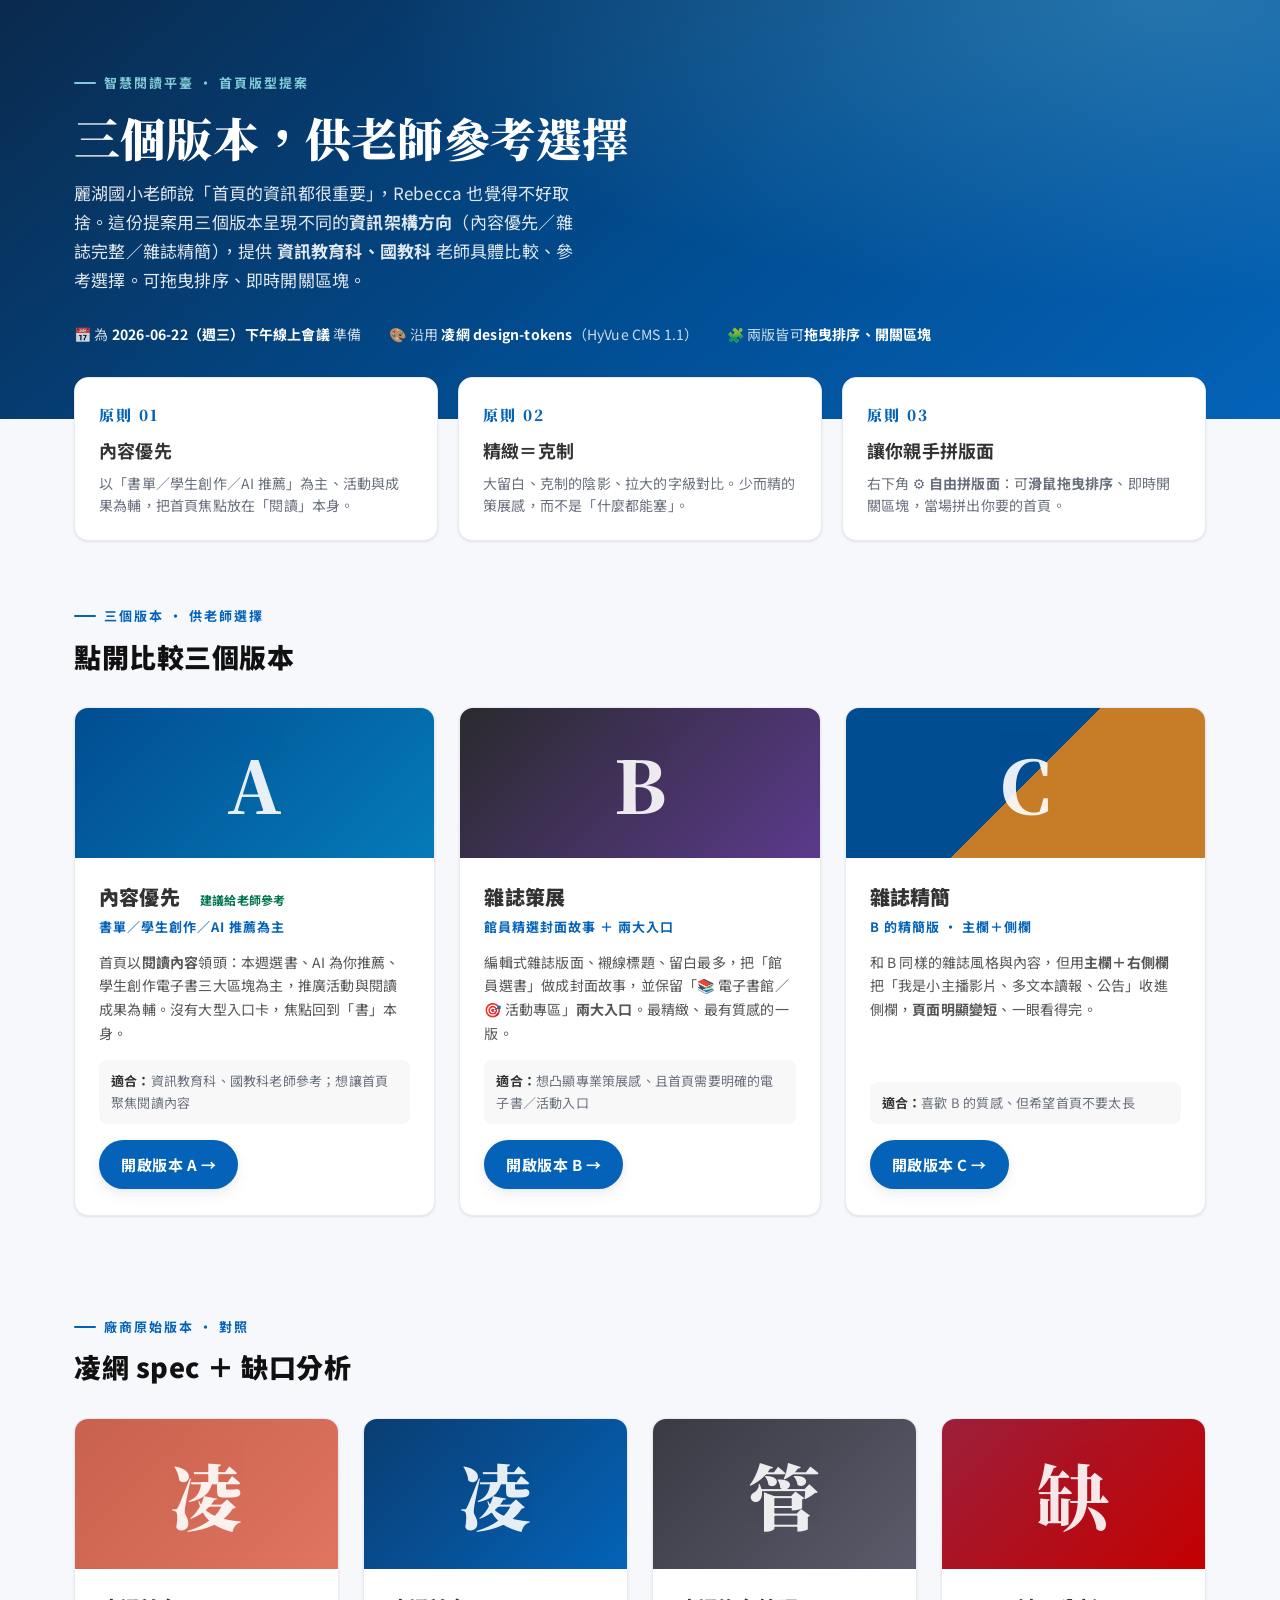
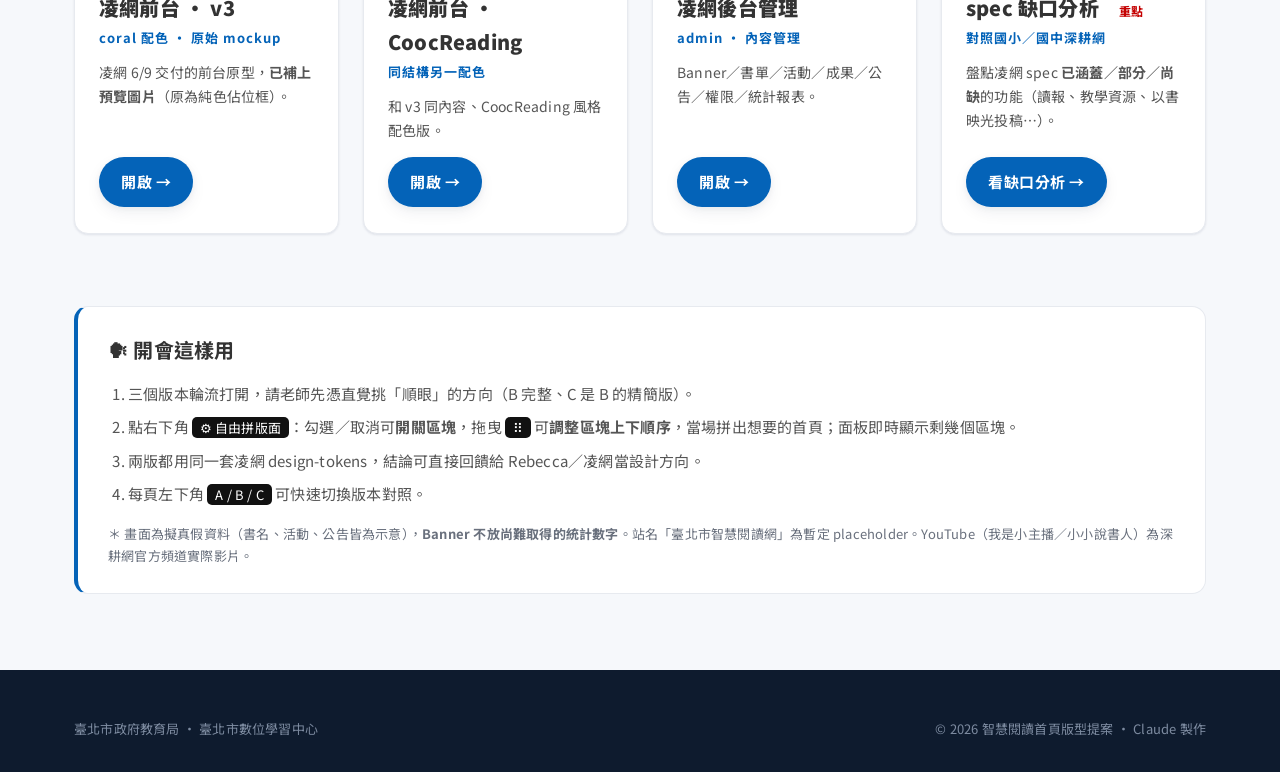
<file: index.html>
<!DOCTYPE html>
<html lang="zh-Hant">
<head>
<meta charset="UTF-8">
<meta name="viewport" content="width=device-width, initial-scale=1">
<title>智慧閱讀首頁 · 三版型提案｜2026-06-22 線上會議</title>
<link rel="preconnect" href="https://fonts.googleapis.com">
<link rel="preconnect" href="https://fonts.gstatic.com" crossorigin>
<link href="https://fonts.googleapis.com/css2?family=Noto+Sans+TC:wght@400;500;700;900&family=Noto+Serif+TC:wght@700;900&display=swap" rel="stylesheet">
<link rel="stylesheet" href="assets/base.css">
<style>
  body { background: #f6f8fb; }
  .cover-hero {
    background:
      radial-gradient(110% 130% at 90% 0%, rgba(128,203,215,.28), transparent 55%),
      linear-gradient(140deg, #0a2a4d, var(--color-primary-30) 55%, var(--color-primary-50));
    color: #fff; padding: 64px 0 72px;
  }
  .cover-hero .eyebrow { color: var(--color-secondary-80); }
  .cover-hero h1 { font-family: var(--font-serif); font-size: 46px; font-weight: 900; line-height: 1.2; margin: 16px 0 14px; }
  .cover-hero p { font-size: 17px; color: rgba(255,255,255,.88); max-width: 56ch; margin: 0; }
  .meta-row { display: flex; gap: 28px; margin-top: 28px; flex-wrap: wrap; font-size: 14px; color: rgba(255,255,255,.8); }
  .meta-row b { color: #fff; }

  .principle { display: grid; grid-template-columns: repeat(3,1fr); gap: 20px; margin-top: -42px; position: relative; z-index: 2; }
  .principle .card { padding: 24px; }
  .principle .num { font-family: var(--font-serif); font-weight: 900; color: var(--color-primary-50); font-size: 15px; letter-spacing: 2px; }
  .principle h3 { margin: 8px 0 6px; font-size: 18px; }
  .principle p { margin: 0; font-size: 14px; color: var(--color-neutral-30); line-height: 1.6; }

  .ver-cards { display: grid; grid-template-columns: repeat(3,1fr); gap: 24px; }
  .ver-card { display: flex; flex-direction: column; overflow: hidden; padding: 0; }
  .ver-card__top { height: 150px; position: relative; display: grid; place-items: center; color: #fff; }
  .vt-a { background: linear-gradient(135deg, var(--color-primary-30), var(--color-secondary-60)); }
  .vt-b { background: linear-gradient(135deg, #2a2a2e, #5b3a8c); }
  .vt-c { background: linear-gradient(135deg, var(--c-read-dk) 0 50%, var(--c-act) 50% 100%); }
  .ver-card__letter { font-family: var(--font-serif); font-size: 72px; font-weight: 900; opacity: .9; }
  .ver-card__body { padding: 22px 24px 26px; display: flex; flex-direction: column; flex: 1; }
  .ver-card__name { font-size: 20px; font-weight: 900; }
  .ver-card__strap { font-size: 13px; color: var(--color-primary-50); font-weight: 700; letter-spacing: 1px; margin: 2px 0 12px; }
  .ver-card__desc { font-size: 14px; color: var(--color-neutral-20); line-height: 1.7; margin: 0 0 14px; flex: 1; }
  .ver-card__for { font-size: 13px; color: var(--color-neutral-30); background: var(--color-neutral-80); border-radius: 8px; padding: 10px 12px; margin-bottom: 16px; }
  .ver-card__for b { color: var(--color-neutral-10); }

  .howto { background: #fff; border: 1px solid var(--line); border-left: 4px solid var(--color-primary-50); border-radius: var(--radius-med); padding: 26px 30px; }
  .howto h2 { margin: 0 0 14px; font-size: 20px; }
  .howto ol { margin: 0; padding-left: 20px; }
  .howto li { margin: 8px 0; font-size: 15px; color: var(--color-neutral-20); }
  .howto kbd { background: var(--color-neutral-0); color: #fff; border-radius: 5px; padding: 1px 8px; font-size: 13px; font-family: var(--font-face); }

  @media (max-width: 900px){ .principle,.ver-cards{ grid-template-columns:1fr;} .cover-hero h1{ font-size: 34px;} }
</style>
</head>
<body>

<section class="cover-hero">
  <div class="container">
    <span class="eyebrow">智慧閱讀平臺 · 首頁版型提案</span>
    <h1>三個版本，供老師參考選擇</h1>
    <p>麗湖國小老師說「首頁的資訊都很重要」，Rebecca 也覺得不好取捨。這份提案用三個版本呈現不同的<strong>資訊架構方向</strong>（內容優先／雜誌完整／雜誌精簡），提供 <b>資訊教育科、國教科</b> 老師具體比較、參考選擇。可拖曳排序、即時開關區塊。</p>
    <div class="meta-row">
      <span>📅 為 <b>2026-06-22（週三）下午線上會議</b> 準備</span>
      <span>🎨 沿用 <b>凌網 design-tokens</b>（HyVue CMS 1.1）</span>
      <span>🧩 兩版皆可<b>拖曳排序、開關區塊</b></span>
    </div>
  </div>
</section>

<div class="container">
  <div class="principle">
    <div class="card"><div class="num">原則 01</div><h3>內容優先</h3><p>以「書單／學生創作／AI 推薦」為主、活動與成果為輔，把首頁焦點放在「閱讀」本身。</p></div>
    <div class="card"><div class="num">原則 02</div><h3>精緻＝克制</h3><p>大留白、克制的陰影、拉大的字級對比。少而精的策展感，而不是「什麼都能塞」。</p></div>
    <div class="card"><div class="num">原則 03</div><h3>讓你親手拼版面</h3><p>右下角 <b>⚙ 自由拼版面</b>：可<b>滑鼠拖曳排序</b>、即時開關區塊，當場拼出你要的首頁。</p></div>
  </div>
</div>

<section class="section">
  <div class="container">
    <div class="section-head"><div><span class="eyebrow">三個版本 · 供老師選擇</span><h2 class="section-title">點開比較三個版本</h2></div></div>
    <div class="ver-cards">

      <a class="card ver-card" href="version-a.html">
        <div class="ver-card__top vt-a"><span class="ver-card__letter">A</span></div>
        <div class="ver-card__body">
          <div class="ver-card__name">內容優先　<span style="font-size:12px;color:var(--color-success-dark);font-weight:700">建議給老師參考</span></div>
          <div class="ver-card__strap">書單／學生創作／AI 推薦為主</div>
          <p class="ver-card__desc">首頁以<strong>閱讀內容</strong>領頭：本週選書、AI 為你推薦、學生創作電子書三大區塊為主，推廣活動與閱讀成果為輔。沒有大型入口卡，焦點回到「書」本身。</p>
          <div class="ver-card__for"><b>適合：</b>資訊教育科、國教科老師參考；想讓首頁聚焦閱讀內容</div>
          <span class="btn" style="align-self:flex-start">開啟版本 A →</span>
        </div>
      </a>

      <a class="card ver-card" href="version-b.html">
        <div class="ver-card__top vt-b"><span class="ver-card__letter">B</span></div>
        <div class="ver-card__body">
          <div class="ver-card__name">雜誌策展</div>
          <div class="ver-card__strap">館員精選封面故事 ＋ 兩大入口</div>
          <p class="ver-card__desc">編輯式雜誌版面、襯線標題、留白最多，把「館員選書」做成封面故事，並保留「📚 電子書館／🎯 活動專區」<strong>兩大入口</strong>。最精緻、最有質感的一版。</p>
          <div class="ver-card__for"><b>適合：</b>想凸顯專業策展感、且首頁需要明確的電子書／活動入口</div>
          <span class="btn" style="align-self:flex-start">開啟版本 B →</span>
        </div>
      </a>

      <a class="card ver-card" href="version-c.html">
        <div class="ver-card__top vt-c"><span class="ver-card__letter">C</span></div>
        <div class="ver-card__body">
          <div class="ver-card__name">雜誌精簡</div>
          <div class="ver-card__strap">B 的精簡版 · 主欄＋側欄</div>
          <p class="ver-card__desc">和 B 同樣的雜誌風格與內容，但用<strong>主欄＋右側欄</strong>把「我是小主播影片、多文本讀報、公告」收進側欄，<strong>頁面明顯變短</strong>、一眼看得完。</p>
          <div class="ver-card__for"><b>適合：</b>喜歡 B 的質感、但希望首頁不要太長</div>
          <span class="btn" style="align-self:flex-start">開啟版本 C →</span>
        </div>
      </a>

    </div>
  </div>
</section>

<section class="section section--tight">
  <div class="container">
    <div class="section-head"><div><span class="eyebrow">廠商原始版本 · 對照</span><h2 class="section-title">凌網 spec ＋ 缺口分析</h2></div></div>
    <div class="ver-cards" style="grid-template-columns:repeat(4,1fr)">

      <a class="card ver-card" href="spec-lingwang/index.html" target="_blank">
        <div class="ver-card__top" style="background:linear-gradient(135deg,#c8614e,#e07560)"><span class="ver-card__letter">凌</span></div>
        <div class="ver-card__body">
          <div class="ver-card__name">凌網前台 · v3</div>
          <div class="ver-card__strap">coral 配色 · 原始 mockup</div>
          <p class="ver-card__desc" style="flex:1">凌網 6/9 交付的前台原型，<strong>已補上預覽圖片</strong>（原為純色佔位框）。</p>
          <span class="btn" style="align-self:flex-start">開啟 →</span>
        </div>
      </a>

      <a class="card ver-card" href="spec-lingwang/index-cooc.html" target="_blank">
        <div class="ver-card__top" style="background:linear-gradient(135deg,#0a3d72,#0463b8)"><span class="ver-card__letter">凌</span></div>
        <div class="ver-card__body">
          <div class="ver-card__name">凌網前台 · CoocReading</div>
          <div class="ver-card__strap">同結構另一配色</div>
          <p class="ver-card__desc" style="flex:1">和 v3 同內容、CoocReading 風格配色版。</p>
          <span class="btn" style="align-self:flex-start">開啟 →</span>
        </div>
      </a>

      <a class="card ver-card" href="spec-lingwang/admin.html" target="_blank">
        <div class="ver-card__top" style="background:linear-gradient(135deg,#3a3a44,#5b5b6b)"><span class="ver-card__letter">管</span></div>
        <div class="ver-card__body">
          <div class="ver-card__name">凌網後台管理</div>
          <div class="ver-card__strap">admin · 內容管理</div>
          <p class="ver-card__desc" style="flex:1">Banner／書單／活動／成果／公告／權限／統計報表。</p>
          <span class="btn" style="align-self:flex-start">開啟 →</span>
        </div>
      </a>

      <a class="card ver-card" href="spec-gaps.html">
        <div class="ver-card__top" style="background:linear-gradient(135deg,#9c1f3a,#c40000)"><span class="ver-card__letter">缺</span></div>
        <div class="ver-card__body">
          <div class="ver-card__name">spec 缺口分析　<span style="font-size:12px;color:var(--color-error-dark);font-weight:700">重點</span></div>
          <div class="ver-card__strap">對照國小／國中深耕網</div>
          <p class="ver-card__desc" style="flex:1">盤點凌網 spec <strong>已涵蓋／部分／尚缺</strong>的功能（讀報、教學資源、以書映光投稿…）。</p>
          <span class="btn" style="align-self:flex-start">看缺口分析 →</span>
        </div>
      </a>

    </div>
  </div>
</section>

<section class="section section--tight">
  <div class="container">
    <div class="howto">
      <h2>🗣 開會這樣用</h2>
      <ol>
        <li>三個版本輪流打開，請老師先憑直覺挑「順眼」的方向（B 完整、C 是 B 的精簡版）。</li>
        <li>點右下角 <kbd>⚙ 自由拼版面</kbd>：勾選／取消可<strong>開關區塊</strong>，拖曳 <kbd>⠿</kbd> 可<strong>調整區塊上下順序</strong>，當場拼出想要的首頁；面板即時顯示剩幾個區塊。</li>
        <li>兩版都用同一套凌網 design-tokens，結論可直接回饋給 Rebecca／凌網當設計方向。</li>
        <li>每頁左下角 <kbd>A / B / C</kbd> 可快速切換版本對照。</li>
      </ol>
      <p style="margin:16px 0 0;font-size:13px;color:var(--color-neutral-30)">＊ 畫面為擬真假資料（書名、活動、公告皆為示意），<strong>Banner 不放尚難取得的統計數字</strong>。站名「臺北市智慧閱讀網」為暫定 placeholder。YouTube（我是小主播／小小說書人）為深耕網官方頻道實際影片。</p>
    </div>
  </div>
</section>

<footer class="site-footer">
  <div class="container">
    <div class="footer-bottom" style="border-top:0;margin-top:0;padding-top:0">
      <span>臺北市政府教育局 · 臺北市數位學習中心</span>
      <span>© 2026 智慧閱讀首頁版型提案 · Claude 製作</span>
    </div>
  </div>
</footer>

</body>
</html>
</file>
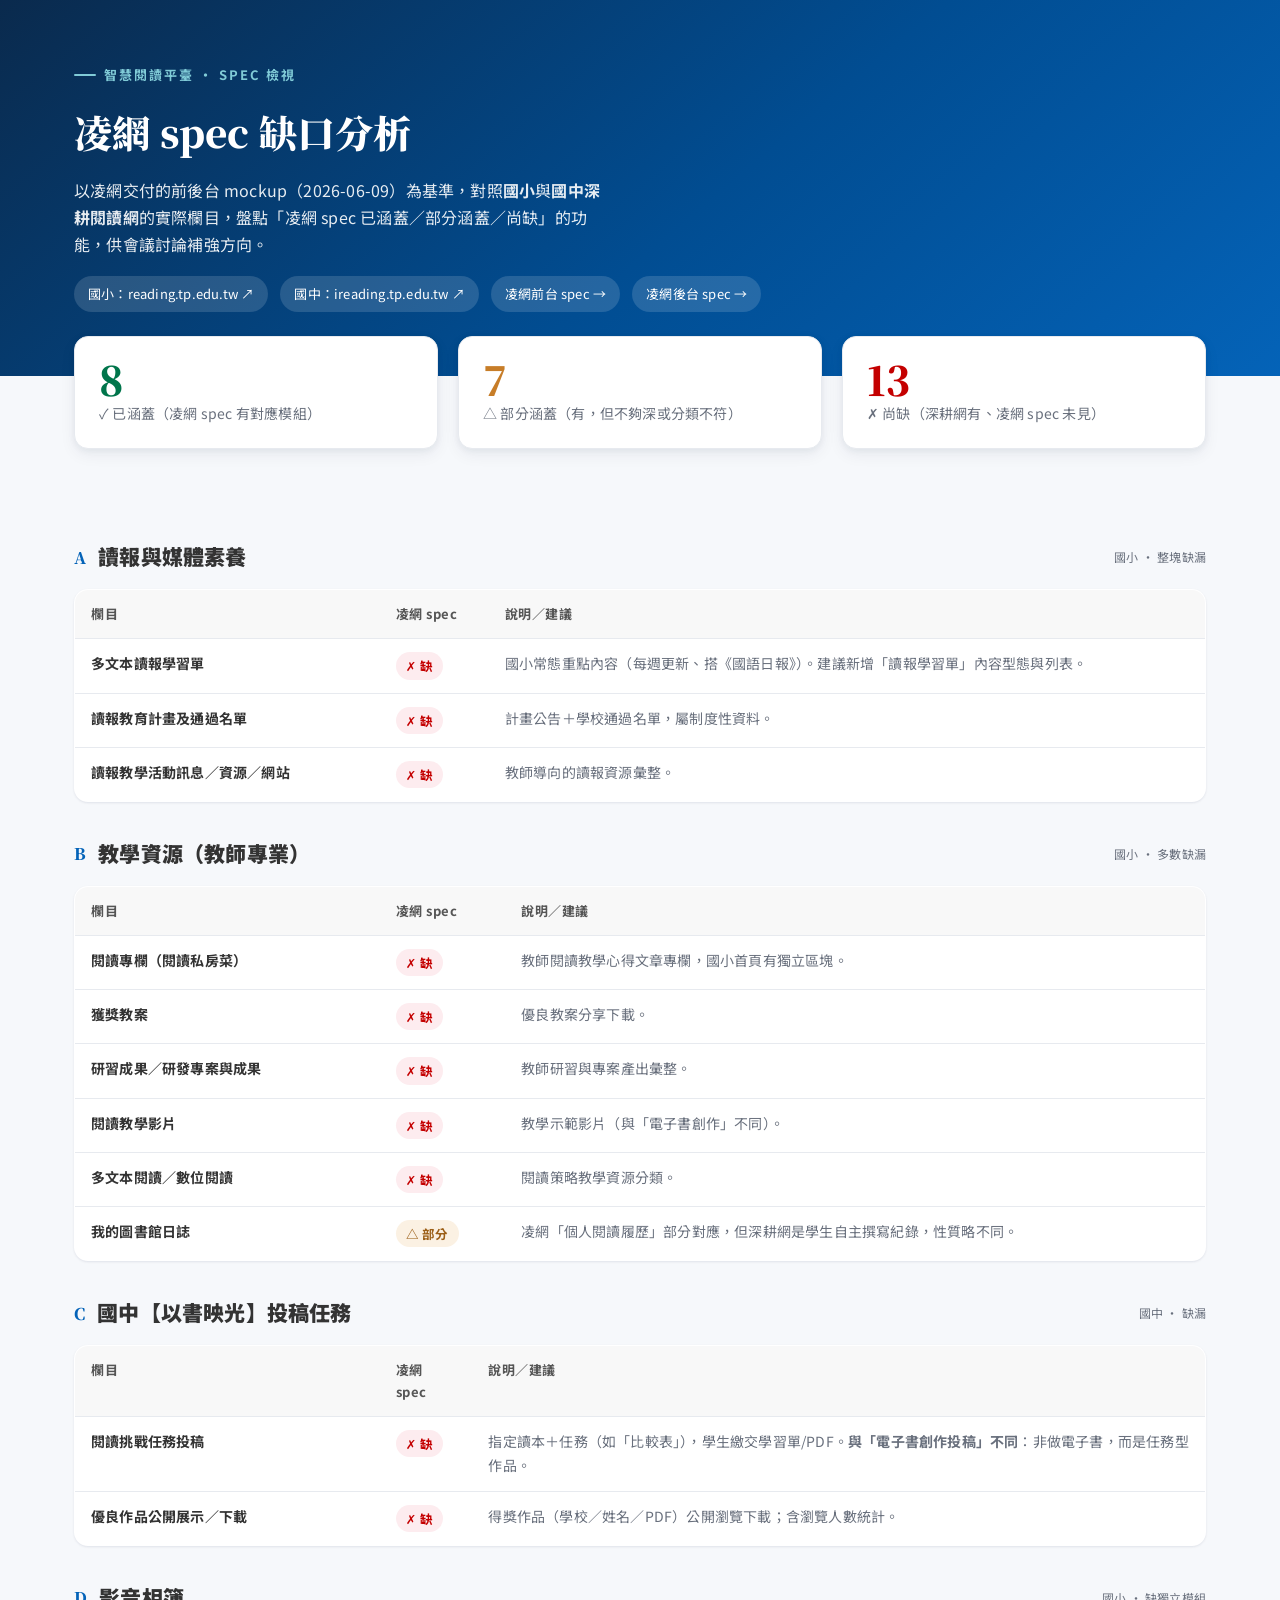
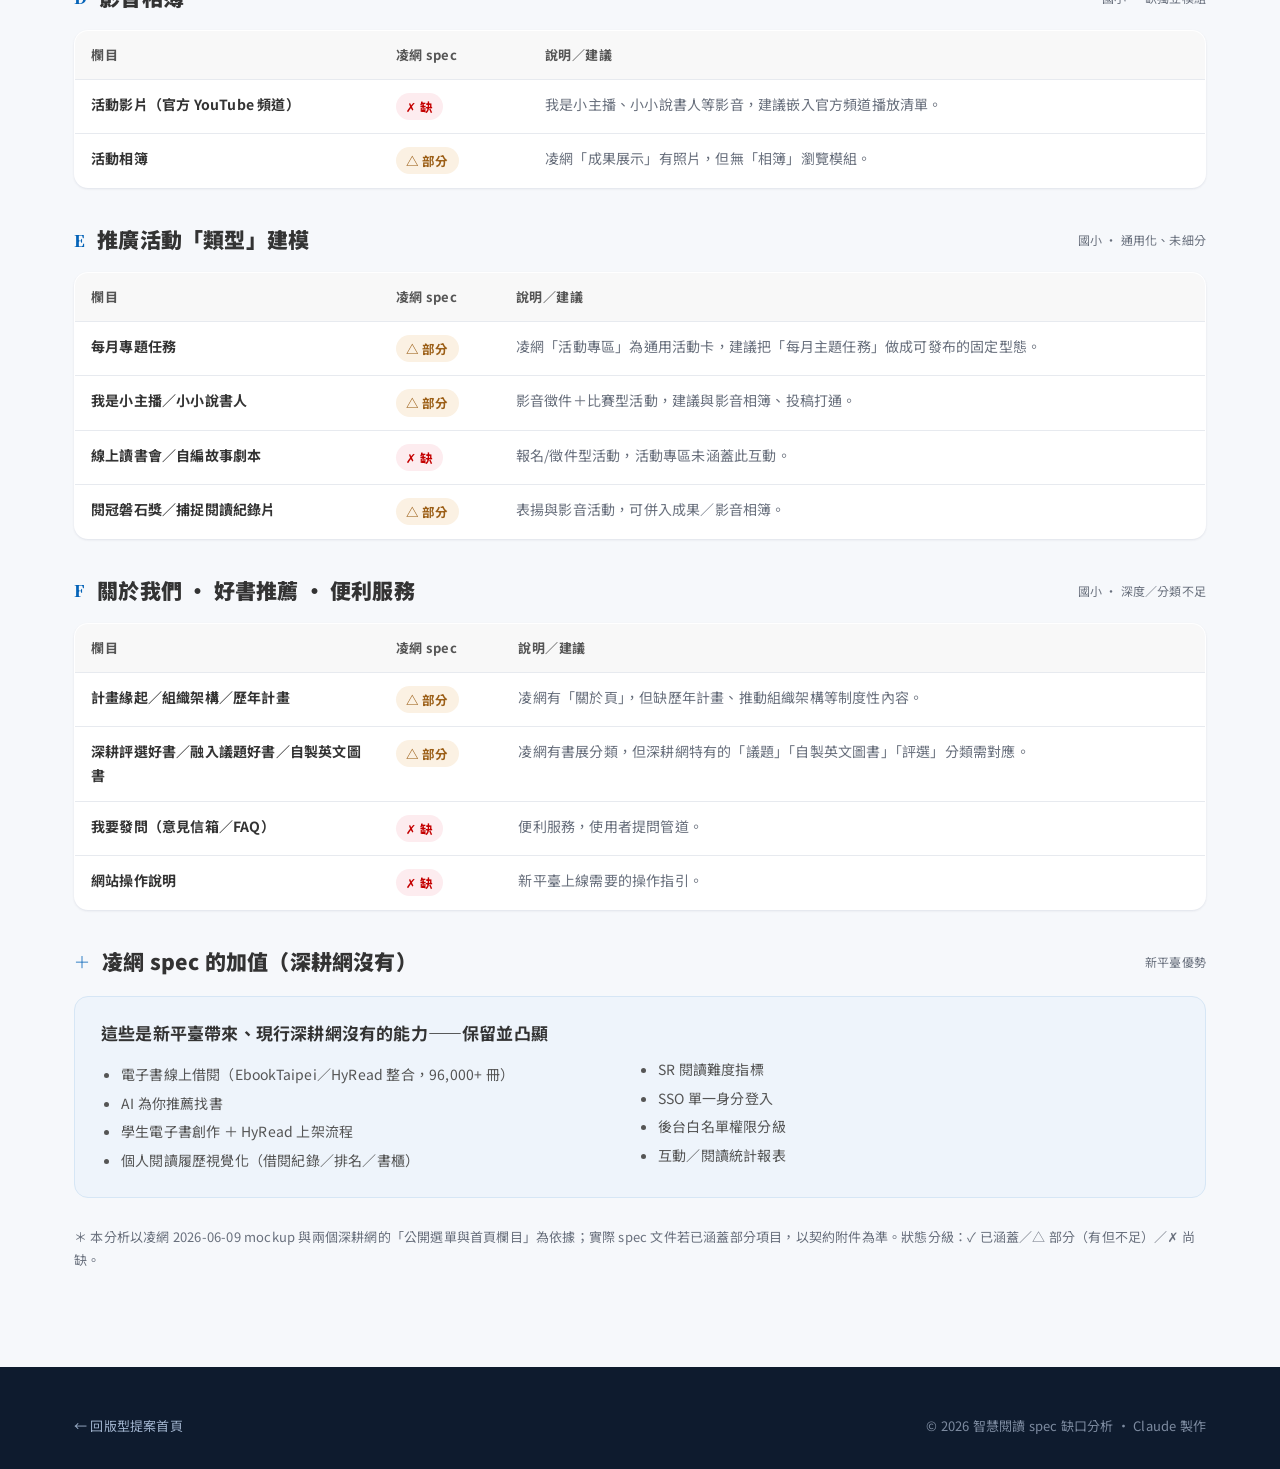
<file: spec-gaps.html>
<!DOCTYPE html>
<html lang="zh-Hant">
<head>
<meta charset="UTF-8">
<meta name="viewport" content="width=device-width, initial-scale=1">
<title>凌網 spec 缺口分析 · 對照國小／國中深耕閱讀網</title>
<link rel="preconnect" href="https://fonts.googleapis.com">
<link rel="preconnect" href="https://fonts.gstatic.com" crossorigin>
<link href="https://fonts.googleapis.com/css2?family=Noto+Sans+TC:wght@400;500;700;900&family=Noto+Serif+TC:wght@700;900&display=swap" rel="stylesheet">
<link rel="stylesheet" href="assets/base.css">
<style>
  body { background: #f6f8fb; }
  .gap-hero { background: linear-gradient(140deg, #0a2a4d, var(--color-primary-30) 55%, var(--color-primary-50)); color: #fff; padding: 56px 0 64px; }
  .gap-hero h1 { font-family: var(--font-serif); font-size: 38px; font-weight: 900; margin: 14px 0 12px; }
  .gap-hero p { font-size: 16px; color: rgba(255,255,255,.9); max-width: 60ch; margin: 0; }
  .gap-hero .src { margin-top: 18px; display: flex; gap: 12px; flex-wrap: wrap; font-size: 13px; }
  .gap-hero .src a { background: rgba(255,255,255,.14); padding: 7px 14px; border-radius: 999px; color: #fff; }
  .gap-hero .src a:hover { background: rgba(255,255,255,.26); }

  .stat-row { display: grid; grid-template-columns: repeat(3,1fr); gap: 20px; margin-top: -40px; position: relative; z-index: 2; }
  .stat { background: #fff; border: 1px solid var(--line); border-radius: var(--radius-med); padding: 22px 24px; box-shadow: var(--shadow-sm); }
  .stat b { font-family: var(--font-serif); font-size: 40px; font-weight: 900; line-height: 1; display: block; }
  .stat.ok b { color: var(--color-success-dark); } .stat.part b { color: #c77d28; } .stat.miss b { color: var(--color-error-dark); }
  .stat span { font-size: 14px; color: var(--color-neutral-30); }

  .gap-group { margin-top: 14px; }
  .gap-group__h { display: flex; align-items: center; gap: 12px; margin: 34px 0 14px; }
  .gap-group__h h2 { font-size: 21px; margin: 0; font-weight: 900; }
  .gap-group__h .num { font-family: var(--font-serif); color: var(--color-primary-50); font-weight: 900; }
  .gap-group__h .lv { margin-left: auto; font-size: 12px; color: var(--color-neutral-30); }

  table.gap { width: 100%; border-collapse: collapse; background: #fff; border: 1px solid var(--line); border-radius: var(--radius-med); overflow: hidden; box-shadow: var(--shadow-xs); }
  table.gap th, table.gap td { text-align: left; padding: 13px 16px; border-bottom: 1px solid var(--line); vertical-align: top; font-size: 14px; }
  table.gap th { background: var(--color-neutral-80); font-size: 13px; color: var(--color-neutral-20); letter-spacing: .5px; }
  table.gap tr:last-child td { border-bottom: 0; }
  table.gap td.feat { font-weight: 700; color: var(--color-neutral-10); width: 27%; }
  table.gap td.note { color: var(--color-neutral-30); }
  .st { display: inline-flex; align-items: center; gap: 5px; font-size: 12.5px; font-weight: 700; padding: 3px 10px; border-radius: 999px; white-space: nowrap; }
  .st.ok { background: #e6f4ee; color: var(--color-success-dark); }
  .st.part { background: #fbf1e3; color: #9c5f17; }
  .st.miss { background: #fdecef; color: var(--color-error-dark); }

  .plus { background: #eef4fb; border: 1px solid #d6e6f5; border-radius: var(--radius-med); padding: 22px 26px; margin-top: 16px; }
  .plus h3 { margin: 0 0 10px; font-size: 17px; }
  .plus ul { margin: 0; padding-left: 20px; columns: 2; }
  .plus li { margin: 5px 0; font-size: 14px; color: var(--color-neutral-20); break-inside: avoid; }

  @media (max-width: 760px){ .stat-row{ grid-template-columns:1fr; } .plus ul{ columns:1; } .gap-hero h1{ font-size:28px; } }
</style>
</head>
<body>

<section class="gap-hero">
  <div class="container">
    <span class="eyebrow" style="color:var(--color-secondary-80)">智慧閱讀平臺 · spec 檢視</span>
    <h1>凌網 spec 缺口分析</h1>
    <p>以凌網交付的前後台 mockup（2026-06-09）為基準，對照<strong>國小</strong>與<strong>國中深耕閱讀網</strong>的實際欄目，盤點「凌網 spec 已涵蓋／部分涵蓋／尚缺」的功能，供會議討論補強方向。</p>
    <div class="src">
      <a href="https://reading.tp.edu.tw/" target="_blank" rel="noopener">國小：reading.tp.edu.tw ↗</a>
      <a href="https://ireading.tp.edu.tw/" target="_blank" rel="noopener">國中：ireading.tp.edu.tw ↗</a>
      <a href="spec-lingwang/index.html">凌網前台 spec →</a>
      <a href="spec-lingwang/admin.html">凌網後台 spec →</a>
    </div>
  </div>
</section>

<div class="container">
  <div class="stat-row">
    <div class="stat ok"><b>8</b><span>✓ 已涵蓋（凌網 spec 有對應模組）</span></div>
    <div class="stat part"><b>7</b><span>△ 部分涵蓋（有，但不夠深或分類不符）</span></div>
    <div class="stat miss"><b>13</b><span>✗ 尚缺（深耕網有、凌網 spec 未見）</span></div>
  </div>
</div>

<section class="section">
  <div class="container">

    <div class="gap-group__h"><span class="num">A</span><h2>讀報與媒體素養</h2><span class="lv">國小 · 整塊缺漏</span></div>
    <table class="gap">
      <tr><th>欄目</th><th>凌網 spec</th><th>說明／建議</th></tr>
      <tr><td class="feat">多文本讀報學習單</td><td><span class="st miss">✗ 缺</span></td><td class="note">國小常態重點內容（每週更新、搭《國語日報》）。建議新增「讀報學習單」內容型態與列表。</td></tr>
      <tr><td class="feat">讀報教育計畫及通過名單</td><td><span class="st miss">✗ 缺</span></td><td class="note">計畫公告＋學校通過名單，屬制度性資料。</td></tr>
      <tr><td class="feat">讀報教學活動訊息／資源／網站</td><td><span class="st miss">✗ 缺</span></td><td class="note">教師導向的讀報資源彙整。</td></tr>
    </table>

    <div class="gap-group__h"><span class="num">B</span><h2>教學資源（教師專業）</h2><span class="lv">國小 · 多數缺漏</span></div>
    <table class="gap">
      <tr><th>欄目</th><th>凌網 spec</th><th>說明／建議</th></tr>
      <tr><td class="feat">閱讀專欄（閱讀私房菜）</td><td><span class="st miss">✗ 缺</span></td><td class="note">教師閱讀教學心得文章專欄，國小首頁有獨立區塊。</td></tr>
      <tr><td class="feat">獲獎教案</td><td><span class="st miss">✗ 缺</span></td><td class="note">優良教案分享下載。</td></tr>
      <tr><td class="feat">研習成果／研發專案與成果</td><td><span class="st miss">✗ 缺</span></td><td class="note">教師研習與專案產出彙整。</td></tr>
      <tr><td class="feat">閱讀教學影片</td><td><span class="st miss">✗ 缺</span></td><td class="note">教學示範影片（與「電子書創作」不同）。</td></tr>
      <tr><td class="feat">多文本閱讀／數位閱讀</td><td><span class="st miss">✗ 缺</span></td><td class="note">閱讀策略教學資源分類。</td></tr>
      <tr><td class="feat">我的圖書館日誌</td><td><span class="st part">△ 部分</span></td><td class="note">凌網「個人閱讀履歷」部分對應，但深耕網是學生自主撰寫紀錄，性質略不同。</td></tr>
    </table>

    <div class="gap-group__h"><span class="num">C</span><h2>國中【以書映光】投稿任務</h2><span class="lv">國中 · 缺漏</span></div>
    <table class="gap">
      <tr><th>欄目</th><th>凌網 spec</th><th>說明／建議</th></tr>
      <tr><td class="feat">閱讀挑戰任務投稿</td><td><span class="st miss">✗ 缺</span></td><td class="note">指定讀本＋任務（如「比較表」），學生繳交學習單/PDF。<b>與「電子書創作投稿」不同</b>：非做電子書，而是任務型作品。</td></tr>
      <tr><td class="feat">優良作品公開展示／下載</td><td><span class="st miss">✗ 缺</span></td><td class="note">得獎作品（學校／姓名／PDF）公開瀏覽下載；含瀏覽人數統計。</td></tr>
    </table>

    <div class="gap-group__h"><span class="num">D</span><h2>影音相簿</h2><span class="lv">國小 · 缺獨立模組</span></div>
    <table class="gap">
      <tr><th>欄目</th><th>凌網 spec</th><th>說明／建議</th></tr>
      <tr><td class="feat">活動影片（官方 YouTube 頻道）</td><td><span class="st miss">✗ 缺</span></td><td class="note">我是小主播、小小說書人等影音，建議嵌入官方頻道播放清單。</td></tr>
      <tr><td class="feat">活動相簿</td><td><span class="st part">△ 部分</span></td><td class="note">凌網「成果展示」有照片，但無「相簿」瀏覽模組。</td></tr>
    </table>

    <div class="gap-group__h"><span class="num">E</span><h2>推廣活動「類型」建模</h2><span class="lv">國小 · 通用化、未細分</span></div>
    <table class="gap">
      <tr><th>欄目</th><th>凌網 spec</th><th>說明／建議</th></tr>
      <tr><td class="feat">每月專題任務</td><td><span class="st part">△ 部分</span></td><td class="note">凌網「活動專區」為通用活動卡，建議把「每月主題任務」做成可發布的固定型態。</td></tr>
      <tr><td class="feat">我是小主播／小小說書人</td><td><span class="st part">△ 部分</span></td><td class="note">影音徵件＋比賽型活動，建議與影音相簿、投稿打通。</td></tr>
      <tr><td class="feat">線上讀書會／自編故事劇本</td><td><span class="st miss">✗ 缺</span></td><td class="note">報名/徵件型活動，活動專區未涵蓋此互動。</td></tr>
      <tr><td class="feat">閱冠磐石獎／捕捉閱讀紀錄片</td><td><span class="st part">△ 部分</span></td><td class="note">表揚與影音活動，可併入成果／影音相簿。</td></tr>
    </table>

    <div class="gap-group__h"><span class="num">F</span><h2>關於我們 · 好書推薦 · 便利服務</h2><span class="lv">國小 · 深度／分類不足</span></div>
    <table class="gap">
      <tr><th>欄目</th><th>凌網 spec</th><th>說明／建議</th></tr>
      <tr><td class="feat">計畫緣起／組織架構／歷年計畫</td><td><span class="st part">△ 部分</span></td><td class="note">凌網有「關於頁」，但缺歷年計畫、推動組織架構等制度性內容。</td></tr>
      <tr><td class="feat">深耕評選好書／融入議題好書／自製英文圖書</td><td><span class="st part">△ 部分</span></td><td class="note">凌網有書展分類，但深耕網特有的「議題」「自製英文圖書」「評選」分類需對應。</td></tr>
      <tr><td class="feat">我要發問（意見信箱／FAQ）</td><td><span class="st miss">✗ 缺</span></td><td class="note">便利服務，使用者提問管道。</td></tr>
      <tr><td class="feat">網站操作說明</td><td><span class="st miss">✗ 缺</span></td><td class="note">新平臺上線需要的操作指引。</td></tr>
    </table>

    <div class="gap-group__h"><span class="num">＋</span><h2>凌網 spec 的加值（深耕網沒有）</h2><span class="lv">新平臺優勢</span></div>
    <div class="plus">
      <h3>這些是新平臺帶來、現行深耕網沒有的能力——保留並凸顯</h3>
      <ul>
        <li>電子書線上借閱（EbookTaipei／HyRead 整合，96,000+ 冊）</li>
        <li>AI 為你推薦找書</li>
        <li>學生電子書創作 ＋ HyRead 上架流程</li>
        <li>個人閱讀履歷視覺化（借閱紀錄／排名／書櫃）</li>
        <li>SR 閱讀難度指標</li>
        <li>SSO 單一身分登入</li>
        <li>後台白名單權限分級</li>
        <li>互動／閱讀統計報表</li>
      </ul>
    </div>

    <p style="margin:28px 0 0;font-size:13px;color:var(--color-neutral-30)">＊ 本分析以凌網 2026-06-09 mockup 與兩個深耕網的「公開選單與首頁欄目」為依據；實際 spec 文件若已涵蓋部分項目，以契約附件為準。狀態分級：✓ 已涵蓋／△ 部分（有但不足）／✗ 尚缺。</p>
  </div>
</section>

<footer class="site-footer">
  <div class="container">
    <div class="footer-bottom" style="border-top:0;margin-top:0;padding-top:0">
      <span><a href="index.html" style="color:#9fb2cc">← 回版型提案首頁</a></span>
      <span>© 2026 智慧閱讀 spec 缺口分析 · Claude 製作</span>
    </div>
  </div>
</footer>

</body>
</html>
</file>
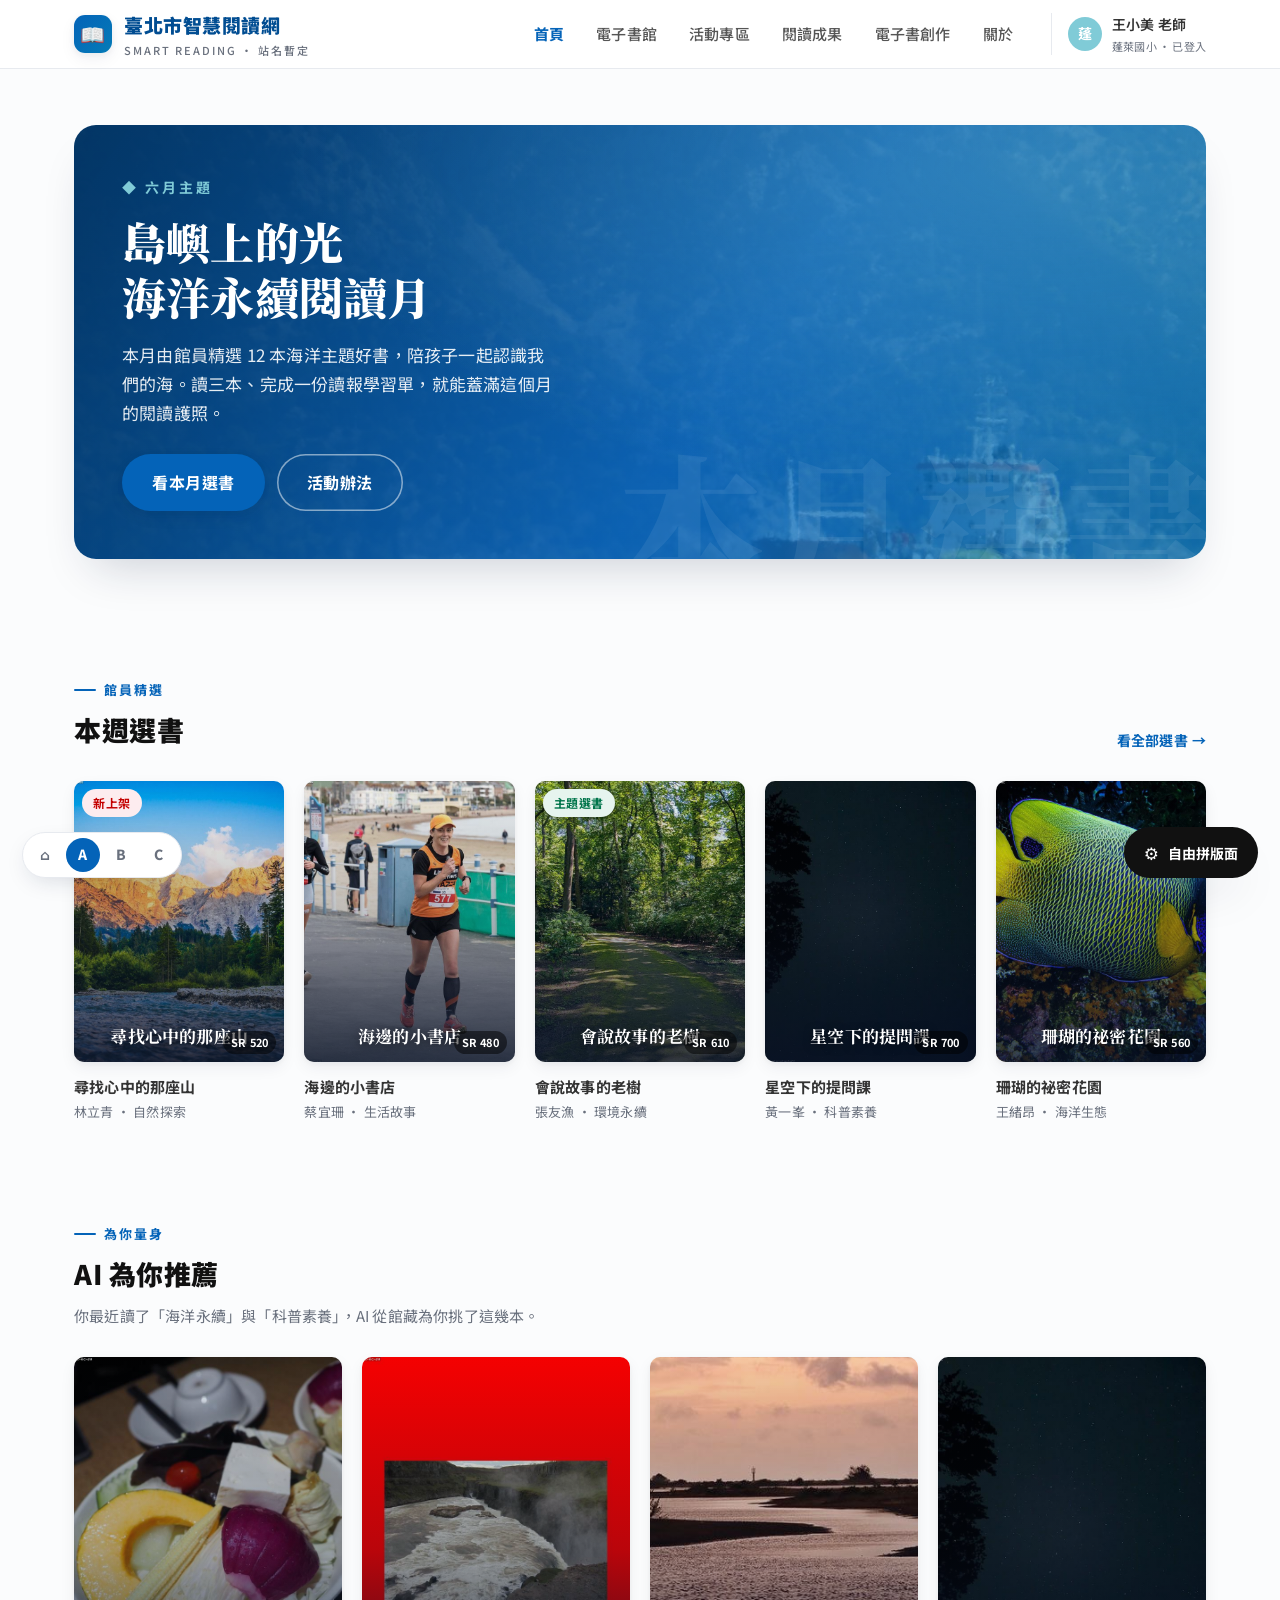
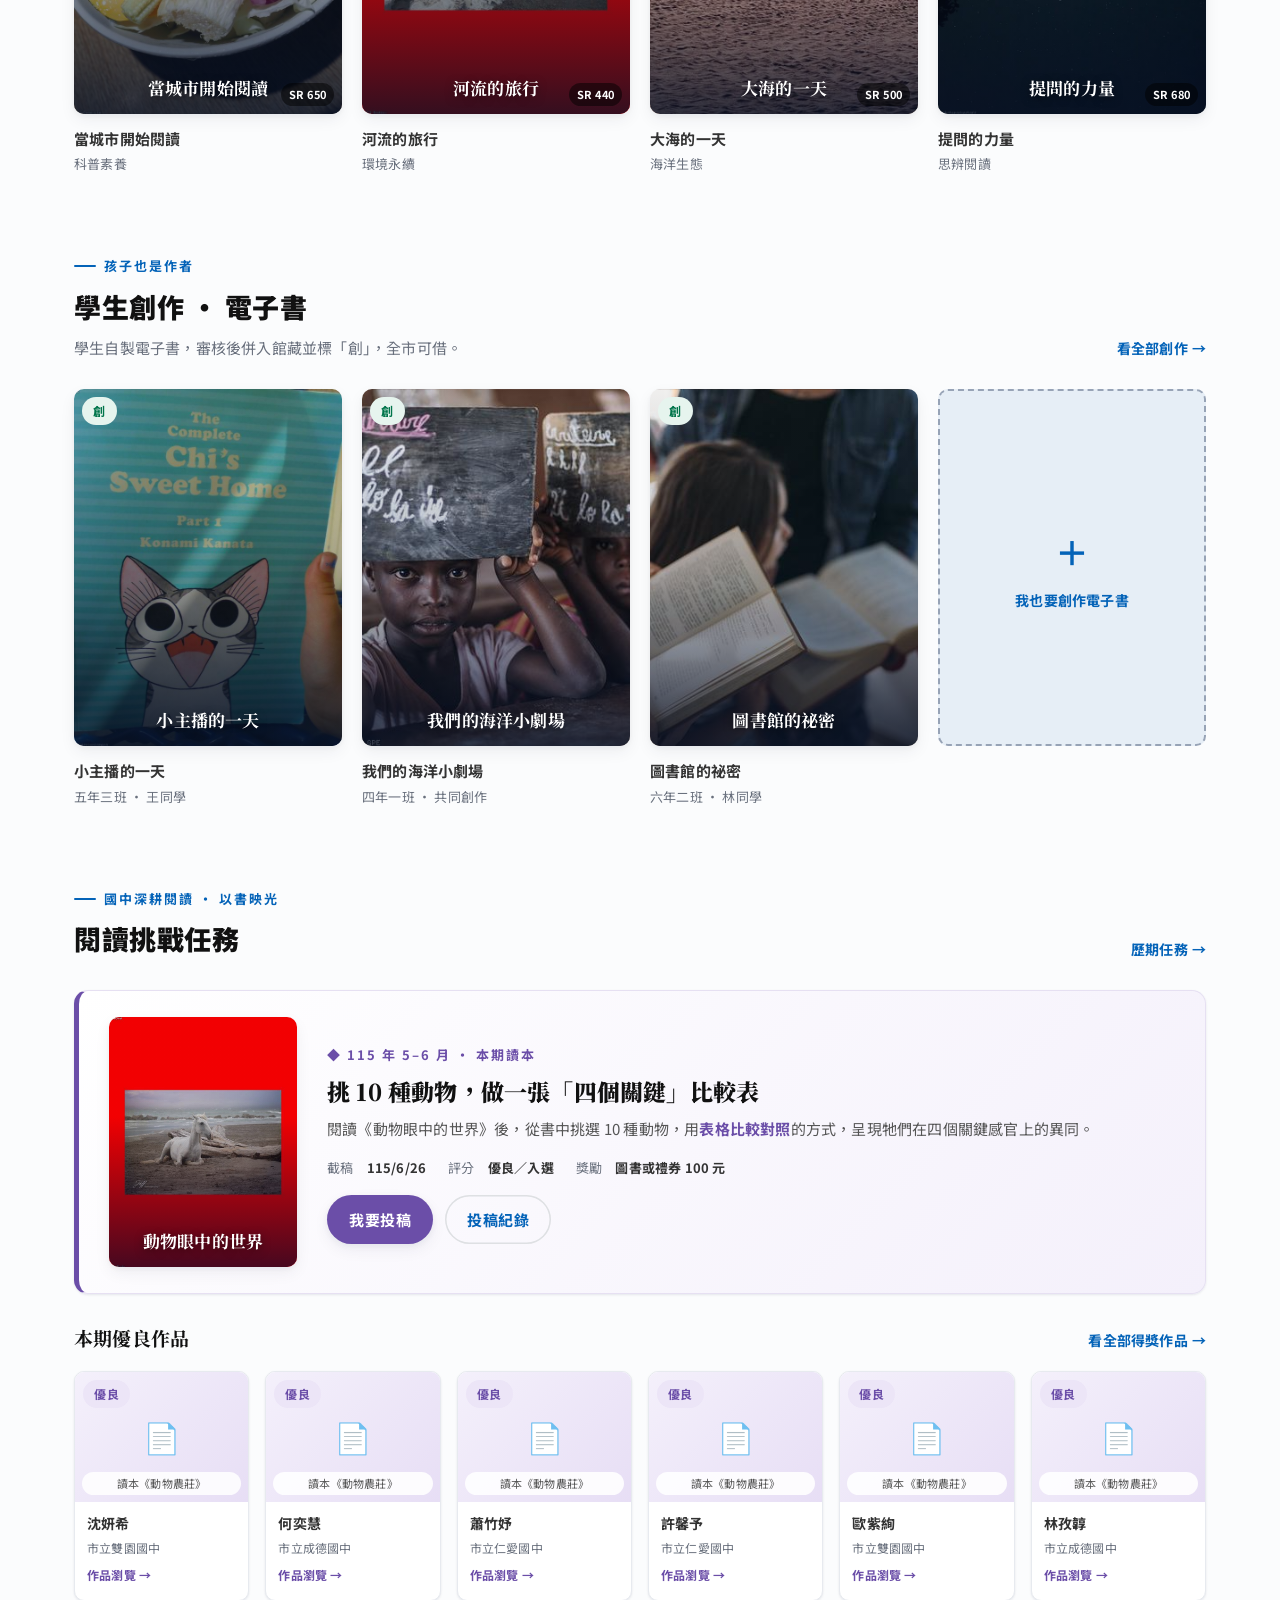
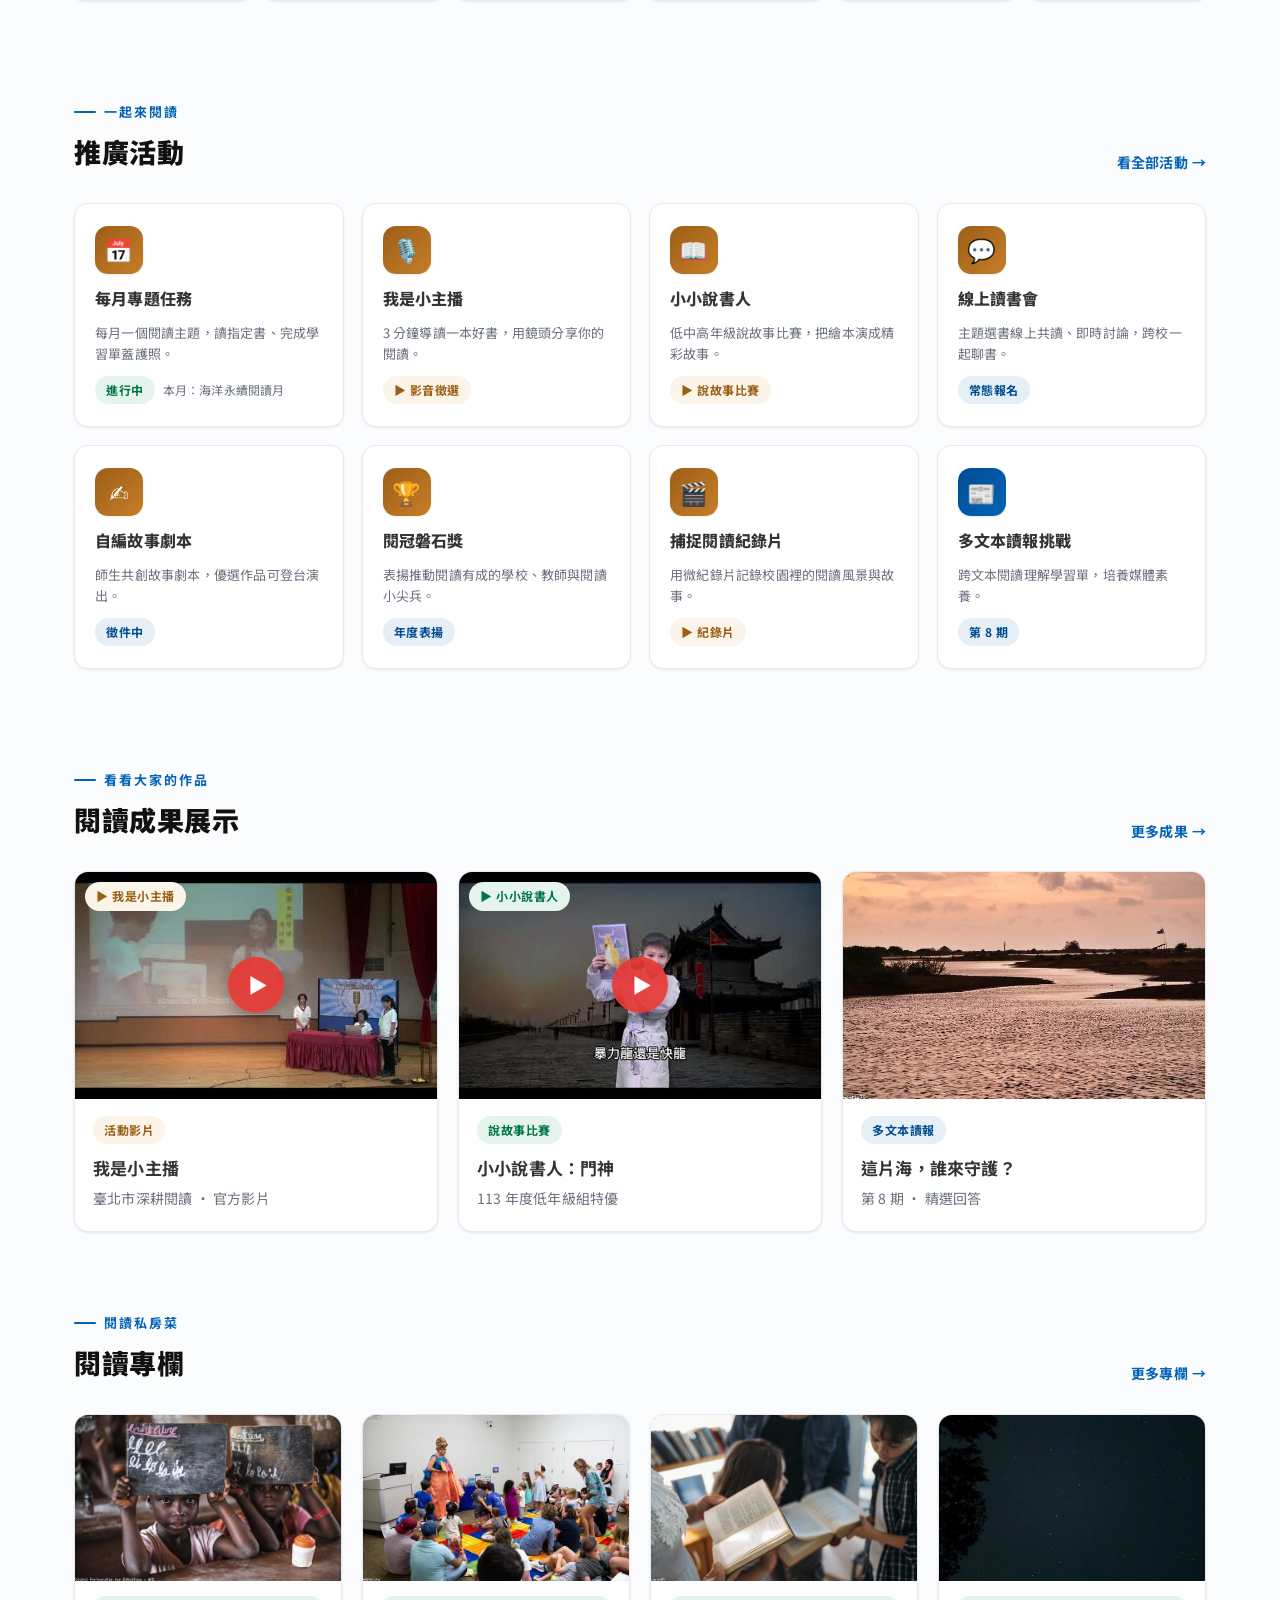
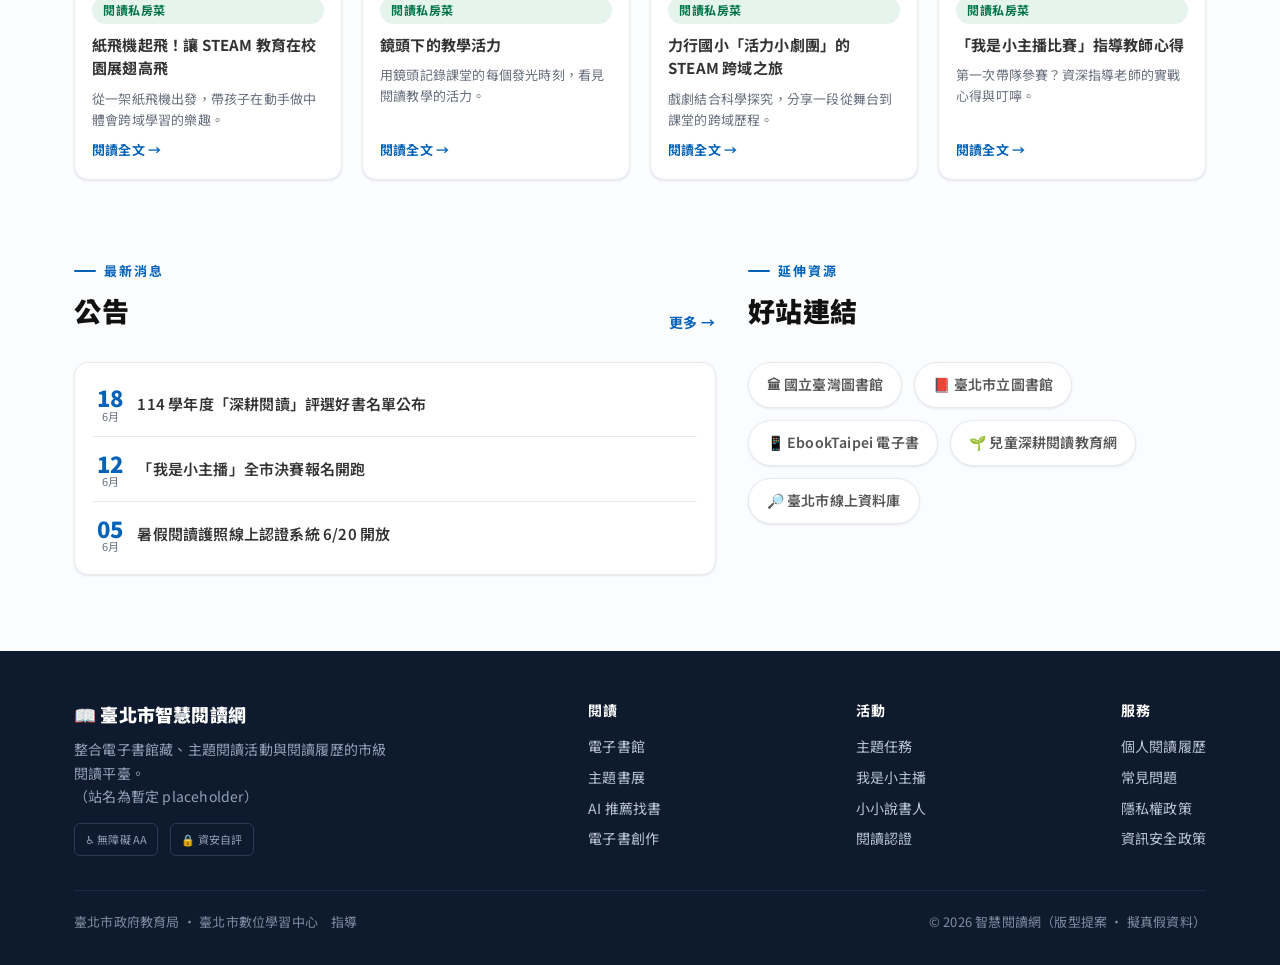
<file: version-a.html>
<!DOCTYPE html>
<html lang="zh-Hant">
<head>
<meta charset="UTF-8">
<meta name="viewport" content="width=device-width, initial-scale=1">
<title>版本 A · 內容優先（書單／創作／推薦）｜臺北市智慧閱讀網（版型提案）</title>
<link rel="preconnect" href="https://fonts.googleapis.com">
<link rel="preconnect" href="https://fonts.gstatic.com" crossorigin>
<link href="https://fonts.googleapis.com/css2?family=Noto+Sans+TC:wght@400;500;700;900&family=Noto+Serif+TC:wght@700;900&display=swap" rel="stylesheet">
<link rel="stylesheet" href="assets/base.css">
<style>
  /* 版本 A：內容優先 — 書單／學生創作／AI 推薦為主，活動／成果為輔 */
  .hero {
    position: relative; overflow: hidden; border-radius: var(--radius-lg);
    background:
      radial-gradient(120% 140% at 85% 10%, rgba(128,203,215,.30), transparent 55%),
      linear-gradient(125deg, rgba(1,52,99,.94), rgba(4,99,184,.80) 58%, rgba(5,123,183,.62)),
      url('assets/img/hero-ocean.jpg');
    background-size: cover; background-position: center;
    color: #fff; padding: 48px 48px; box-shadow: var(--shadow-lg);
  }
  .hero::after {
    content: "本月選書"; position: absolute; right: -10px; bottom: -34px;
    font-family: var(--font-serif); font-weight: 900; font-size: 150px; line-height: 1;
    color: rgba(255,255,255,.07); pointer-events: none; white-space: nowrap;
  }
  .hero__eyebrow { display: inline-flex; gap: 8px; align-items: center; font-size: 14px; font-weight: 700; letter-spacing: 3px; color: var(--color-secondary-80); }
  .hero__title { font-family: var(--font-serif); font-size: 44px; font-weight: 900; line-height: 1.25; margin: 14px 0 12px; max-width: 16ch; }
  .hero__lead { font-size: 17px; color: rgba(255,255,255,.9); max-width: 48ch; }
  .hero__cta { display: flex; gap: 12px; margin-top: 26px; flex-wrap: wrap; }
  .hero .btn--ghost { color: #fff; box-shadow: inset 0 0 0 1.5px rgba(255,255,255,.5); }
  .hero .btn--ghost:hover { background: rgba(255,255,255,.14); box-shadow: inset 0 0 0 1.5px #fff; }

  .books-row { display: grid; grid-template-columns: repeat(5, 1fr); gap: 20px; }
  .books-4 { display: grid; grid-template-columns: repeat(4, 1fr); gap: 20px; }
  .grid-2 { display: grid; grid-template-columns: 1.4fr 1fr; gap: 32px; align-items: start; }
  .links-row { display: flex; gap: 12px; flex-wrap: wrap; }
  .link-chip { border: 1px solid var(--line); background: #fff; border-radius: var(--radius-full); padding: 10px 18px; font-size: 14px; font-weight: 600; color: var(--color-neutral-20); box-shadow: var(--shadow-xs); transition: .2s var(--ease); }
  .link-chip:hover { color: var(--color-primary-50); border-color: var(--color-primary-50); transform: translateY(-2px); }

  /* 學生創作 CTA 磚 */
  .create-cta { display: block; }
  .create-cta__box { aspect-ratio: 3/4; border: 2px dashed var(--color-neutral-40); border-radius: var(--radius-def); display: flex; flex-direction: column; align-items: center; justify-content: center; gap: 8px; color: var(--color-primary-50); font-size: 34px; font-weight: 700; transition: .2s var(--ease); background: var(--color-primary-70); }
  .create-cta__box span { font-size: 14px; font-weight: 700; }
  .create-cta:hover .create-cta__box { border-color: var(--color-primary-50); transform: translateY(-4px); box-shadow: var(--shadow-sm); }

  .results-row { display: grid; grid-template-columns: repeat(3,1fr); gap: 20px; }
  .result { padding: 0; overflow: hidden; }
  .result__body { padding: 16px 18px 20px; }

  @media (max-width: 980px){ .books-row{ grid-template-columns: repeat(3,1fr);} .books-4{ grid-template-columns: repeat(2,1fr);} .grid-2{ grid-template-columns: 1fr;} .results-row{ grid-template-columns:1fr;} }
  @media (max-width: 640px){ .books-row{ grid-template-columns: repeat(2,1fr);} .hero{ padding: 36px 24px;} .hero__title{ font-size: 32px;} }
</style>
</head>
<body data-version="a">

<!-- ░░ 頁首 ░░ -->
<header class="site-header">
  <div class="container site-header__bar">
    <a class="brand" href="index.html">
      <span class="brand__mark">📖</span>
      <span>臺北市智慧閱讀網<span class="brand__sub">SMART READING · 站名暫定</span></span>
    </a>
    <nav class="nav">
      <a href="#" class="is-current">首頁</a>
      <a href="#">電子書館</a>
      <a href="#">活動專區</a>
      <a href="#">閱讀成果</a>
      <a href="#">電子書創作</a>
      <a href="#">關於</a>
    </nav>
    <div class="header-user">
      <span class="avatar">蓬</span>
      <div><div class="header-user__name">王小美 老師</div><div class="header-user__role">蓬萊國小 · 已登入</div></div>
    </div>
  </div>
</header>

<main>
  <!-- 本月主題 Banner（必留；無統計數據） -->
  <section class="section" data-block="hero" data-block-label="本月主題（Banner）" data-block-locked>
    <div class="container">
      <div class="hero reveal">
        <span class="hero__eyebrow">◆ 六月主題</span>
        <h1 class="hero__title">島嶼上的光<br>海洋永續閱讀月</h1>
        <p class="hero__lead">本月由館員精選 12 本海洋主題好書，陪孩子一起認識我們的海。讀三本、完成一份讀報學習單，就能蓋滿這個月的閱讀護照。</p>
        <div class="hero__cta">
          <a class="btn btn--lg" href="#">看本月選書</a>
          <a class="btn btn--ghost btn--lg" href="#">活動辦法</a>
        </div>
      </div>
    </div>
  </section>

  <!-- 【主】本週選書（書單） -->
  <section class="section" data-block="weekly" data-block-label="本週選書（書單）">
    <div class="container">
      <div class="section-head">
        <div><span class="eyebrow">館員精選</span><h2 class="section-title">本週選書</h2></div>
        <a class="more-link" href="#">看全部選書</a>
      </div>
      <div class="books-row">
        <a class="book" href="#"><div class="book__cover" style="background-image:url('assets/img/book-mountain.jpg')"><span class="book__badge tag tag--new">新上架</span><span class="book__cover-title">尋找心中的那座山</span><span class="book__sr">SR 520</span></div><div class="book__title">尋找心中的那座山</div><div class="book__meta">林立青 · 自然探索</div></a>
        <a class="book" href="#"><div class="book__cover" style="background-image:url('assets/img/book-sea.jpg')"><span class="book__cover-title">海邊的小書店</span><span class="book__sr">SR 480</span></div><div class="book__title">海邊的小書店</div><div class="book__meta">蔡宜珊 · 生活故事</div></a>
        <a class="book" href="#"><div class="book__cover" style="background-image:url('assets/img/book-tree.jpg')"><span class="book__badge tag tag--green">主題選書</span><span class="book__cover-title">會說故事的老樹</span><span class="book__sr">SR 610</span></div><div class="book__title">會說故事的老樹</div><div class="book__meta">張友漁 · 環境永續</div></a>
        <a class="book" href="#"><div class="book__cover" style="background-image:url('assets/img/book-stars.jpg')"><span class="book__cover-title">星空下的提問課</span><span class="book__sr">SR 700</span></div><div class="book__title">星空下的提問課</div><div class="book__meta">黃一峯 · 科普素養</div></a>
        <a class="book" href="#"><div class="book__cover" style="background-image:url('assets/img/book-coral.jpg')"><span class="book__cover-title">珊瑚的祕密花園</span><span class="book__sr">SR 560</span></div><div class="book__title">珊瑚的祕密花園</div><div class="book__meta">王緒昂 · 海洋生態</div></a>
      </div>
    </div>
  </section>

  <!-- 【主】AI 為你推薦 -->
  <section class="section section--tight" data-block="airec" data-block-label="AI 為你推薦">
    <div class="container">
      <div class="section-head"><div><span class="eyebrow">為你量身</span><h2 class="section-title">AI 為你推薦</h2><p class="section-desc">你最近讀了「海洋永續」與「科普素養」，AI 從館藏為你挑了這幾本。</p></div></div>
      <div class="books-4">
        <a class="book" href="#"><div class="book__cover" style="background-image:url('assets/img/book-city.jpg')"><span class="book__cover-title">當城市開始閱讀</span><span class="book__sr">SR 650</span></div><div class="book__title">當城市開始閱讀</div><div class="book__meta">科普素養</div></a>
        <a class="book" href="#"><div class="book__cover" style="background-image:url('assets/img/book-river.jpg')"><span class="book__cover-title">河流的旅行</span><span class="book__sr">SR 440</span></div><div class="book__title">河流的旅行</div><div class="book__meta">環境永續</div></a>
        <a class="book" href="#"><div class="book__cover" style="background-image:url('assets/img/act-ocean.jpg')"><span class="book__cover-title">大海的一天</span><span class="book__sr">SR 500</span></div><div class="book__title">大海的一天</div><div class="book__meta">海洋生態</div></a>
        <a class="book" href="#"><div class="book__cover" style="background-image:url('assets/img/book-stars.jpg')"><span class="book__cover-title">提問的力量</span><span class="book__sr">SR 680</span></div><div class="book__title">提問的力量</div><div class="book__meta">思辨閱讀</div></a>
      </div>
    </div>
  </section>

  <!-- 【主】學生創作 · 電子書 -->
  <section class="section section--tight" data-block="creation" data-block-label="學生創作 · 電子書">
    <div class="container">
      <div class="section-head"><div><span class="eyebrow">孩子也是作者</span><h2 class="section-title">學生創作 · 電子書</h2><p class="section-desc">學生自製電子書，審核後併入館藏並標「創」，全市可借。</p></div><a class="more-link" href="#">看全部創作</a></div>
      <div class="books-4">
        <a class="book" href="#"><div class="book__cover" style="background-image:url('assets/img/book-kid.jpg')"><span class="book__badge tag tag--green">創</span><span class="book__cover-title">小主播的一天</span></div><div class="book__title">小主播的一天</div><div class="book__meta">五年三班 · 王同學</div></a>
        <a class="book" href="#"><div class="book__cover" style="background-image:url('assets/img/act-class.jpg')"><span class="book__badge tag tag--green">創</span><span class="book__cover-title">我們的海洋小劇場</span></div><div class="book__title">我們的海洋小劇場</div><div class="book__meta">四年一班 · 共同創作</div></a>
        <a class="book" href="#"><div class="book__cover" style="background-image:url('assets/img/act-library.jpg')"><span class="book__badge tag tag--green">創</span><span class="book__cover-title">圖書館的祕密</span></div><div class="book__title">圖書館的祕密</div><div class="book__meta">六年二班 · 林同學</div></a>
        <a class="book create-cta" href="#"><div class="create-cta__box">＋<span>我也要創作電子書</span></div></a>
      </div>
    </div>
  </section>

  <!-- 以書映光（國中閱讀挑戰 + 優良作品）可關 -->
  <section class="section section--tight" data-block="challenge" data-block-label="以書映光（國中閱讀挑戰）">
    <div class="container">
      <div class="section-head"><div><span class="eyebrow">國中深耕閱讀 · 以書映光</span><h2 class="section-title">閱讀挑戰任務</h2></div><a class="more-link" href="#">歷期任務</a></div>
      <div class="challenge">
        <div class="challenge__cover" style="background-image:url('assets/img/book-animal.jpg')"><span>動物眼中的世界</span></div>
        <div>
          <span class="challenge__kicker">◆ 115 年 5–6 月 · 本期讀本</span>
          <div class="challenge__title">挑 10 種動物，做一張「四個關鍵」比較表</div>
          <p class="challenge__task">閱讀《動物眼中的世界》後，從書中挑選 10 種動物，用<b>表格比較對照</b>的方式，呈現牠們在四個關鍵感官上的異同。</p>
          <div class="challenge__meta"><span>截稿　<b>115/6/26</b></span><span>評分　<b>優良／入選</b></span><span>獎勵　<b>圖書或禮券 100 元</b></span></div>
          <div class="challenge__cta"><a class="btn btn--chal" href="#">我要投稿</a><a class="btn btn--ghost" href="#">投稿紀錄</a></div>
        </div>
      </div>

      <div class="work-subhead"><h3>本期優良作品</h3><a class="more-link" href="#">看全部得獎作品</a></div>
      <div class="work-grid">
        <a class="work-card" href="#"><div class="work-card__thumb">📄<span class="work-card__badge tag" style="background:#ece5f7;color:#6b4ea8">優良</span><span class="work-card__rdr">讀本《動物農莊》</span></div><div class="work-card__body"><div class="work-card__who">沈妍希</div><div class="work-card__sch">市立雙園國中</div><span class="work-card__more">作品瀏覽 →</span></div></a>
        <a class="work-card" href="#"><div class="work-card__thumb">📄<span class="work-card__badge tag" style="background:#ece5f7;color:#6b4ea8">優良</span><span class="work-card__rdr">讀本《動物農莊》</span></div><div class="work-card__body"><div class="work-card__who">何奕慧</div><div class="work-card__sch">市立成德國中</div><span class="work-card__more">作品瀏覽 →</span></div></a>
        <a class="work-card" href="#"><div class="work-card__thumb">📄<span class="work-card__badge tag" style="background:#ece5f7;color:#6b4ea8">優良</span><span class="work-card__rdr">讀本《動物農莊》</span></div><div class="work-card__body"><div class="work-card__who">蕭竹妤</div><div class="work-card__sch">市立仁愛國中</div><span class="work-card__more">作品瀏覽 →</span></div></a>
        <a class="work-card" href="#"><div class="work-card__thumb">📄<span class="work-card__badge tag" style="background:#ece5f7;color:#6b4ea8">優良</span><span class="work-card__rdr">讀本《動物農莊》</span></div><div class="work-card__body"><div class="work-card__who">許馨予</div><div class="work-card__sch">市立仁愛國中</div><span class="work-card__more">作品瀏覽 →</span></div></a>
        <a class="work-card" href="#"><div class="work-card__thumb">📄<span class="work-card__badge tag" style="background:#ece5f7;color:#6b4ea8">優良</span><span class="work-card__rdr">讀本《動物農莊》</span></div><div class="work-card__body"><div class="work-card__who">歐紫絢</div><div class="work-card__sch">市立雙園國中</div><span class="work-card__more">作品瀏覽 →</span></div></a>
        <a class="work-card" href="#"><div class="work-card__thumb">📄<span class="work-card__badge tag" style="background:#ece5f7;color:#6b4ea8">優良</span><span class="work-card__rdr">讀本《動物農莊》</span></div><div class="work-card__body"><div class="work-card__who">林孜韕</div><div class="work-card__sch">市立成德國中</div><span class="work-card__more">作品瀏覽 →</span></div></a>
      </div>
    </div>
  </section>

  <!-- 【輔】推廣活動 -->
  <section class="section" data-block="promo" data-block-label="推廣活動">
    <div class="container">
      <div class="section-head"><div><span class="eyebrow">一起來閱讀</span><h2 class="section-title">推廣活動</h2></div><a class="more-link" href="#">看全部活動</a></div>
      <div class="act-grid">
        <a class="act-card" href="#"><span class="act-card__icon">📅</span><div class="act-card__title">每月專題任務</div><div class="act-card__desc">每月一個閱讀主題，讀指定書、完成學習單蓋護照。</div><div class="act-card__foot"><span class="tag tag--green">進行中</span><span style="font-size:12px;color:var(--color-neutral-30)">本月：海洋永續閱讀月</span></div></a>
        <a class="act-card" href="https://www.youtube.com/watch?v=mOS-JAw0zNY" target="_blank" rel="noopener"><span class="act-card__icon">🎙️</span><div class="act-card__title">我是小主播</div><div class="act-card__desc">3 分鐘導讀一本好書，用鏡頭分享你的閱讀。</div><div class="act-card__foot"><span class="tag tag--act">▶ 影音徵選</span></div></a>
        <a class="act-card" href="https://www.youtube.com/playlist?list=PLX4dIedysUvxvDGt3RNdJUm8ZFEBykkcy" target="_blank" rel="noopener"><span class="act-card__icon">📖</span><div class="act-card__title">小小說書人</div><div class="act-card__desc">低中高年級說故事比賽，把繪本演成精彩故事。</div><div class="act-card__foot"><span class="tag tag--act">▶ 說故事比賽</span></div></a>
        <a class="act-card" href="#"><span class="act-card__icon">💬</span><div class="act-card__title">線上讀書會</div><div class="act-card__desc">主題選書線上共讀、即時討論，跨校一起聊書。</div><div class="act-card__foot"><span class="tag">常態報名</span></div></a>
        <a class="act-card" href="#"><span class="act-card__icon">✍️</span><div class="act-card__title">自編故事劇本</div><div class="act-card__desc">師生共創故事劇本，優選作品可登台演出。</div><div class="act-card__foot"><span class="tag">徵件中</span></div></a>
        <a class="act-card" href="#"><span class="act-card__icon">🏆</span><div class="act-card__title">閱冠磐石獎</div><div class="act-card__desc">表揚推動閱讀有成的學校、教師與閱讀小尖兵。</div><div class="act-card__foot"><span class="tag">年度表揚</span></div></a>
        <a class="act-card" href="https://www.youtube.com/channel/UCIxfcH9pe9JJi1PtRJG9NZw" target="_blank" rel="noopener"><span class="act-card__icon">🎬</span><div class="act-card__title">捕捉閱讀紀錄片</div><div class="act-card__desc">用微紀錄片記錄校園裡的閱讀風景與故事。</div><div class="act-card__foot"><span class="tag tag--act">▶ 紀錄片</span></div></a>
        <a class="act-card act-card--read" href="#"><span class="act-card__icon">📰</span><div class="act-card__title">多文本讀報挑戰</div><div class="act-card__desc">跨文本閱讀理解學習單，培養媒體素養。</div><div class="act-card__foot"><span class="tag">第 8 期</span></div></a>
      </div>
    </div>
  </section>

  <!-- 【輔】閱讀成果展示 -->
  <section class="section section--tight" data-block="results" data-block-label="閱讀成果展示">
    <div class="container">
      <div class="section-head"><div><span class="eyebrow">看看大家的作品</span><h2 class="section-title">閱讀成果展示</h2></div><a class="more-link" href="#">更多成果</a></div>
      <div class="results-row">
        <a class="card result" href="https://www.youtube.com/watch?v=mOS-JAw0zNY" target="_blank" rel="noopener"><div class="result__img media media--16x10 play" style="background-image:url('assets/img-real/ytv-anchor.jpg')"><span class="media__tag tag tag--act">▶ 我是小主播</span></div><div class="result__body"><span class="tag tag--act">活動影片</span><h3 style="margin:10px 0 4px;font-size:17px">我是小主播</h3><p style="margin:0;color:var(--color-neutral-30);font-size:14px">臺北市深耕閱讀 · 官方影片</p></div></a>
        <a class="card result" href="https://www.youtube.com/watch?v=9Mnvkc81wYE" target="_blank" rel="noopener"><div class="result__img media media--16x10 play" style="background-image:url('assets/img-real/ytv-storyteller1.jpg')"><span class="media__tag tag tag--green">▶ 小小說書人</span></div><div class="result__body"><span class="tag tag--green">說故事比賽</span><h3 style="margin:10px 0 4px;font-size:17px">小小說書人：門神</h3><p style="margin:0;color:var(--color-neutral-30);font-size:14px">113 年度低年級組特優</p></div></a>
        <div class="card result"><div class="result__img media media--16x10" style="background-image:url('assets/img/act-ocean.jpg')"></div><div class="result__body"><span class="tag">多文本讀報</span><h3 style="margin:10px 0 4px;font-size:17px">這片海，誰來守護？</h3><p style="margin:0;color:var(--color-neutral-30);font-size:14px">第 8 期 · 精選回答</p></div></div>
      </div>
    </div>
  </section>

  <!-- 閱讀專欄（可關） -->
  <section class="section section--tight" data-block="column" data-block-label="閱讀專欄（閱讀私房菜）">
    <div class="container">
      <div class="section-head"><div><span class="eyebrow">閱讀私房菜</span><h2 class="section-title">閱讀專欄</h2></div><a class="more-link" href="#">更多專欄</a></div>
      <div class="col-grid">
        <a class="col-card" href="#"><div class="col-card__img" style="background-image:url('assets/img/act-class.jpg')"></div><div class="col-card__body"><span class="tag tag--green">閱讀私房菜</span><div class="col-card__title">紙飛機起飛！讓 STEAM 教育在校園展翅高飛</div><div class="col-card__excerpt">從一架紙飛機出發，帶孩子在動手做中體會跨域學習的樂趣。</div><span class="col-card__more">閱讀全文 →</span></div></a>
        <a class="col-card" href="#"><div class="col-card__img" style="background-image:url('assets/img/act-reading.jpg')"></div><div class="col-card__body"><span class="tag tag--green">閱讀私房菜</span><div class="col-card__title">鏡頭下的教學活力</div><div class="col-card__excerpt">用鏡頭記錄課堂的每個發光時刻，看見閱讀教學的活力。</div><span class="col-card__more">閱讀全文 →</span></div></a>
        <a class="col-card" href="#"><div class="col-card__img" style="background-image:url('assets/img/act-library.jpg')"></div><div class="col-card__body"><span class="tag tag--green">閱讀私房菜</span><div class="col-card__title">力行國小「活力小劇團」的 STEAM 跨域之旅</div><div class="col-card__excerpt">戲劇結合科學探究，分享一段從舞台到課堂的跨域歷程。</div><span class="col-card__more">閱讀全文 →</span></div></a>
        <a class="col-card" href="#"><div class="col-card__img" style="background-image:url('assets/img/book-stars.jpg')"></div><div class="col-card__body"><span class="tag tag--green">閱讀私房菜</span><div class="col-card__title">「我是小主播比賽」指導教師心得</div><div class="col-card__excerpt">第一次帶隊參賽？資深指導老師的實戰心得與叮嚀。</div><span class="col-card__more">閱讀全文 →</span></div></a>
      </div>
    </div>
  </section>

  <!-- 公告 + 好站（可關） -->
  <section class="section section--tight" data-block="notice" data-block-label="公告 ＋ 好站連結">
    <div class="container">
      <div class="grid-2">
        <div>
          <div class="section-head"><div><span class="eyebrow">最新消息</span><h2 class="section-title">公告</h2></div><a class="more-link" href="#">更多</a></div>
          <div class="card" style="padding:8px 18px;">
            <a class="notice" href="#"><div class="notice__date"><div class="notice__day">18</div><div class="notice__mon">6月</div></div><div class="notice__body"><div class="notice__title">114 學年度「深耕閱讀」評選好書名單公布</div></div></a>
            <a class="notice" href="#"><div class="notice__date"><div class="notice__day">12</div><div class="notice__mon">6月</div></div><div class="notice__body"><div class="notice__title">「我是小主播」全市決賽報名開跑</div></div></a>
            <a class="notice" href="#"><div class="notice__date"><div class="notice__day">05</div><div class="notice__mon">6月</div></div><div class="notice__body"><div class="notice__title">暑假閱讀護照線上認證系統 6/20 開放</div></div></a>
          </div>
        </div>
        <div>
          <div class="section-head"><div><span class="eyebrow">延伸資源</span><h2 class="section-title">好站連結</h2></div></div>
          <div class="links-row">
            <a class="link-chip" href="#">🏛 國立臺灣圖書館</a>
            <a class="link-chip" href="#">📕 臺北市立圖書館</a>
            <a class="link-chip" href="#">📱 EbookTaipei 電子書</a>
            <a class="link-chip" href="#">🌱 兒童深耕閱讀教育網</a>
            <a class="link-chip" href="#">🔎 臺北市線上資料庫</a>
          </div>
        </div>
      </div>
    </div>
  </section>
</main>

<!-- ░░ 頁尾 ░░ -->
<footer class="site-footer">
  <div class="container">
    <div class="footer-grid">
      <div style="max-width:320px">
        <div class="footer-brand">📖 臺北市智慧閱讀網</div>
        <p style="font-size:14px;margin:0;color:#92a1b6">整合電子書館藏、主題閱讀活動與閱讀履歷的市級閱讀平臺。<br>（站名為暫定 placeholder）</p>
        <div class="footer-badges"><span class="footer-badge">♿ 無障礙 AA</span><span class="footer-badge">🔒 資安自評</span></div>
      </div>
      <div class="footer-col"><h4>閱讀</h4><ul><li><a href="#">電子書館</a></li><li><a href="#">主題書展</a></li><li><a href="#">AI 推薦找書</a></li><li><a href="#">電子書創作</a></li></ul></div>
      <div class="footer-col"><h4>活動</h4><ul><li><a href="#">主題任務</a></li><li><a href="#">我是小主播</a></li><li><a href="#">小小說書人</a></li><li><a href="#">閱讀認證</a></li></ul></div>
      <div class="footer-col"><h4>服務</h4><ul><li><a href="#">個人閱讀履歷</a></li><li><a href="#">常見問題</a></li><li><a href="#">隱私權政策</a></li><li><a href="#">資訊安全政策</a></li></ul></div>
    </div>
    <div class="footer-bottom"><span>臺北市政府教育局 · 臺北市數位學習中心　指導</span><span>© 2026 智慧閱讀網（版型提案 · 擬真假資料）</span></div>
  </div>
</footer>

<!-- 版本切換 -->
<nav class="ver-switch" aria-label="版本切換">
  <a class="ver-switch__home" href="index.html" title="回提案首頁">⌂</a>
  <a href="version-a.html" class="is-current" title="版本 A · 內容優先">A</a>
  <a href="version-b.html" title="版本 B · 雜誌策展">B</a>
  <a href="version-c.html" title="版本 C · 雜誌精簡">C</a>
</nav>

<script src="assets/toggle.js"></script>
</body>
</html>
</file>
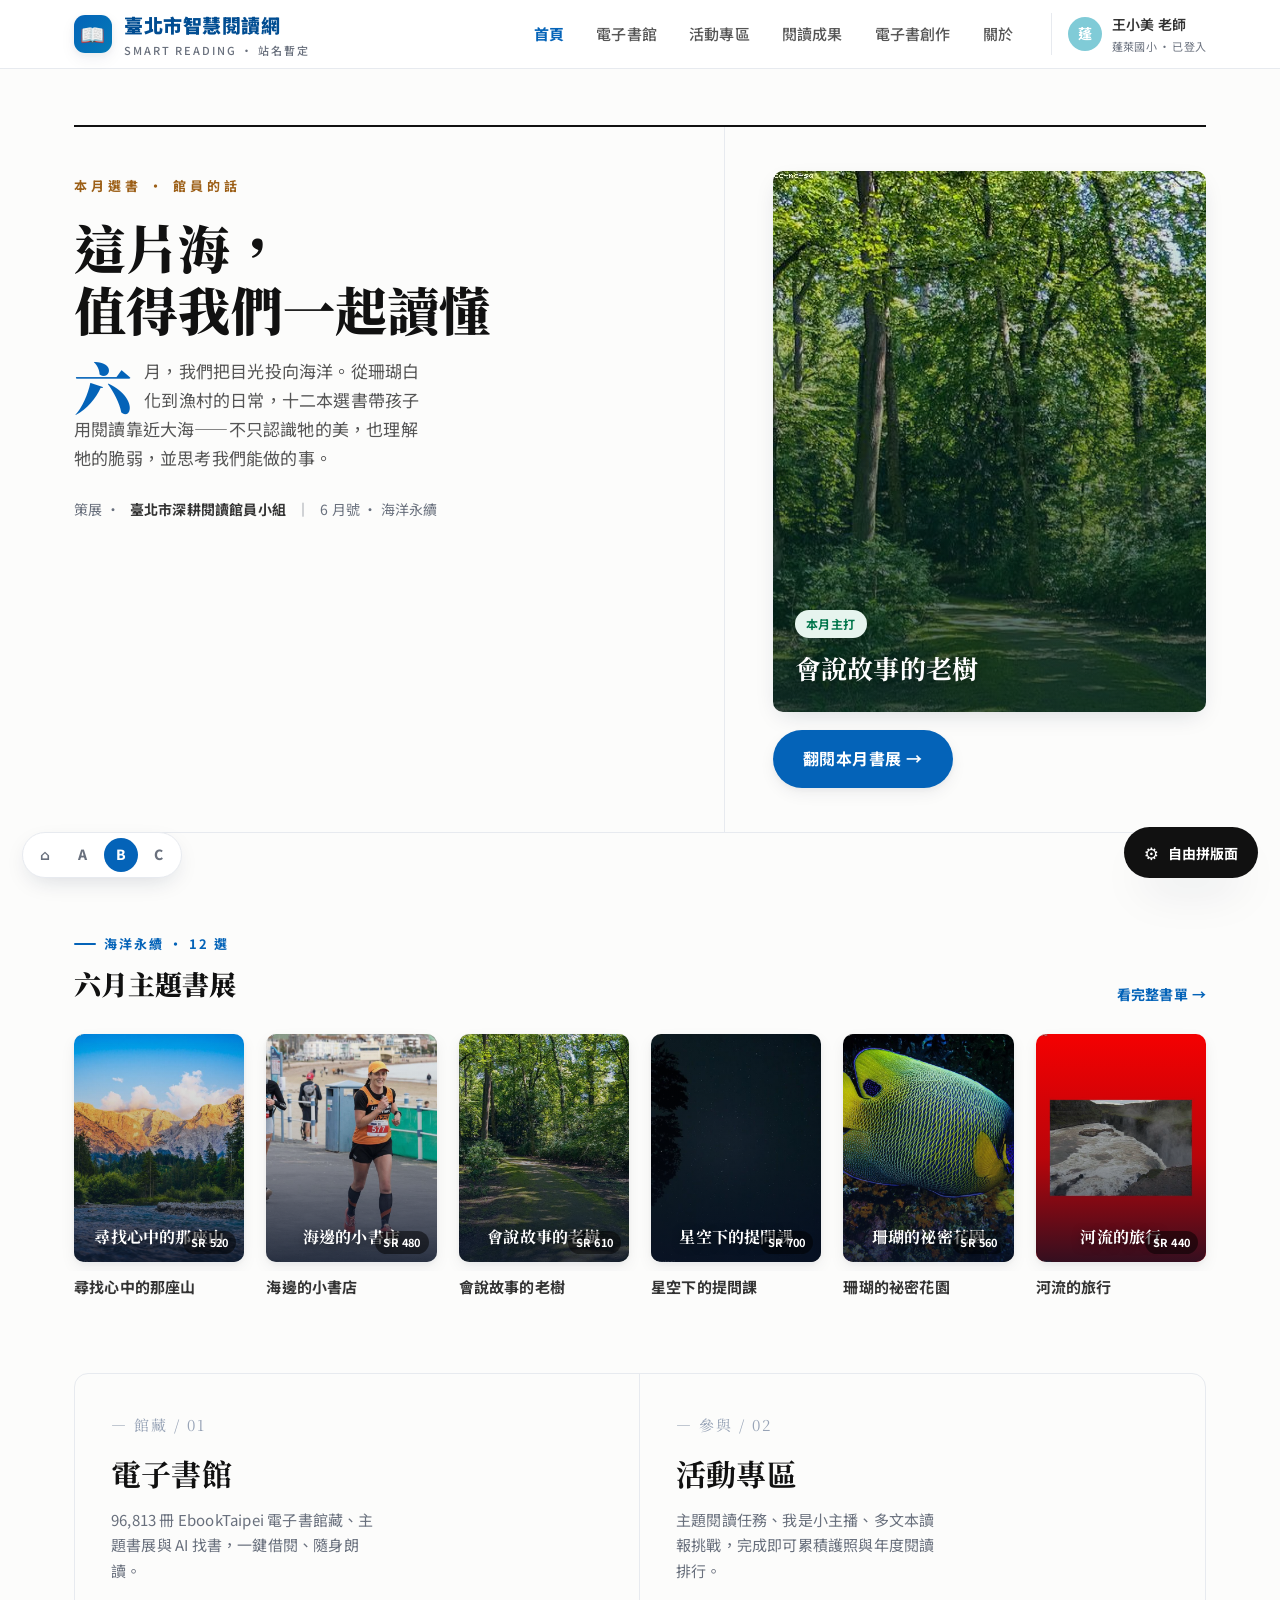
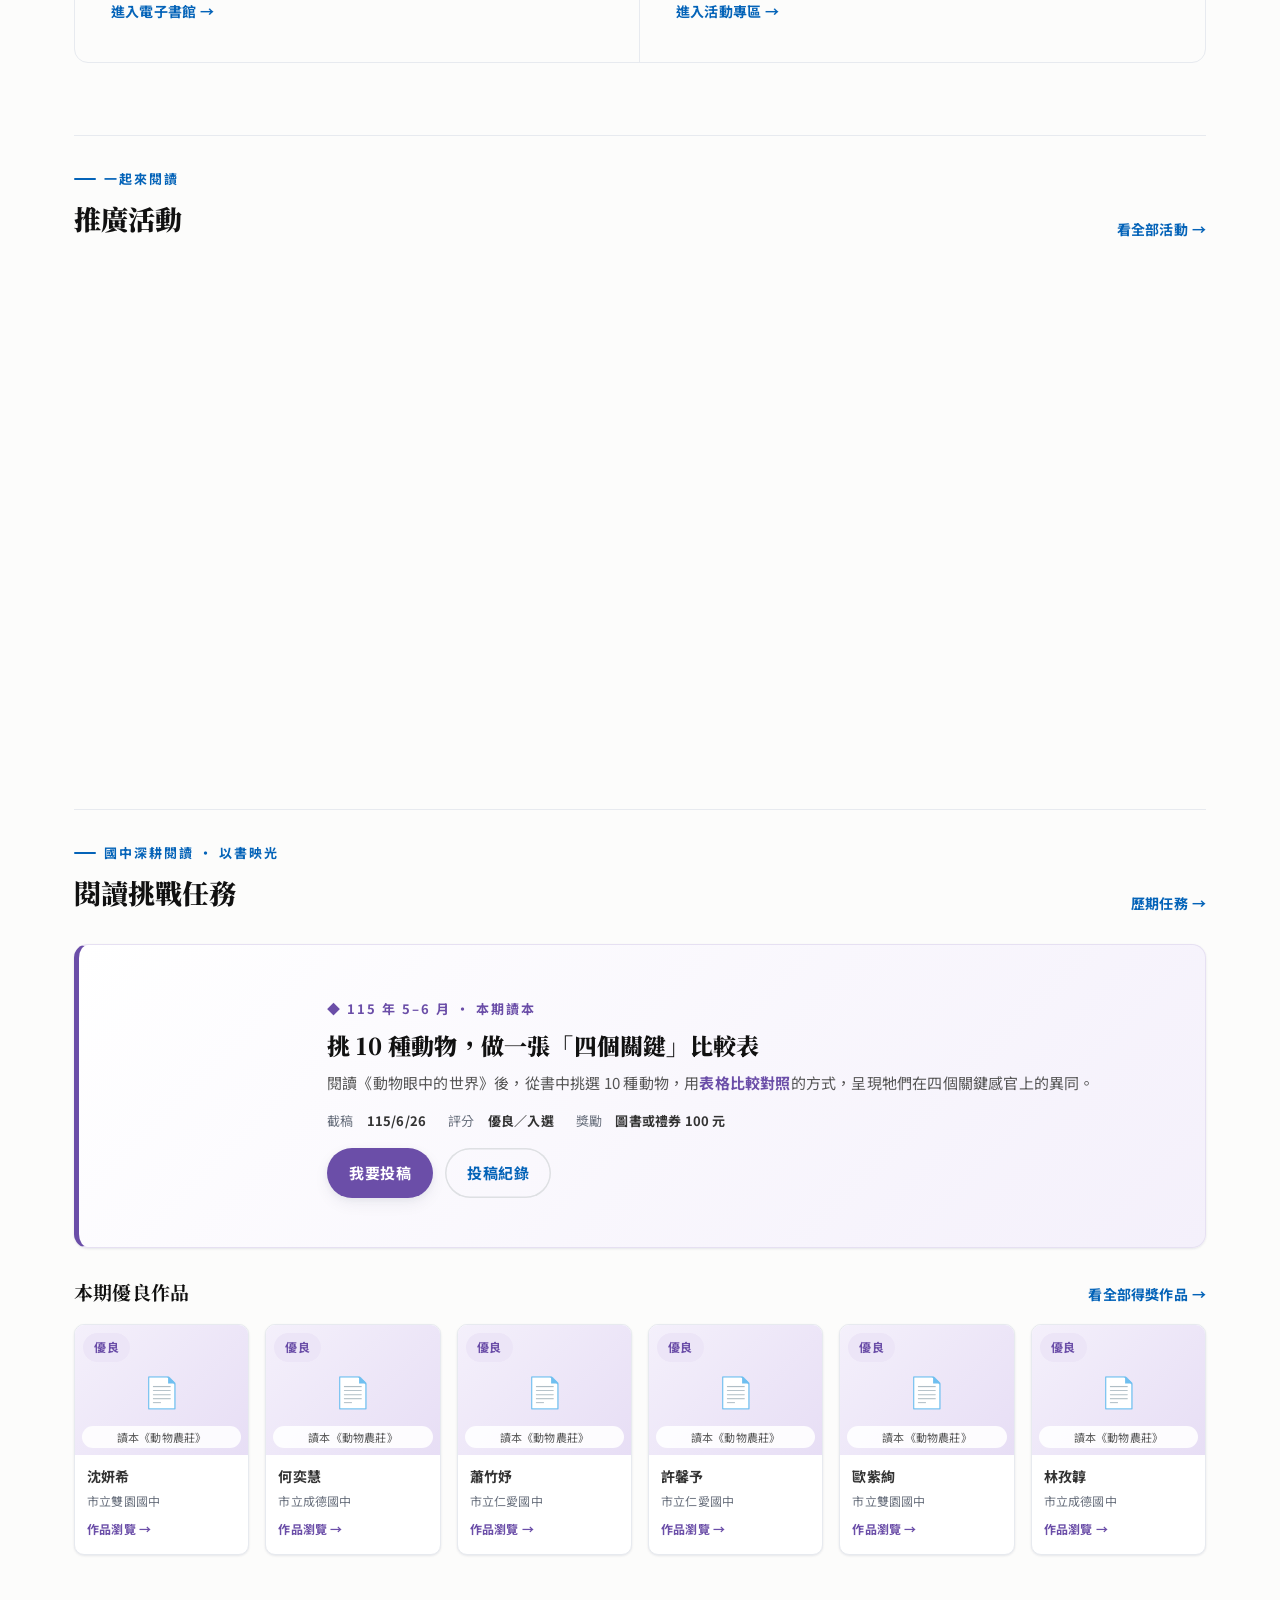
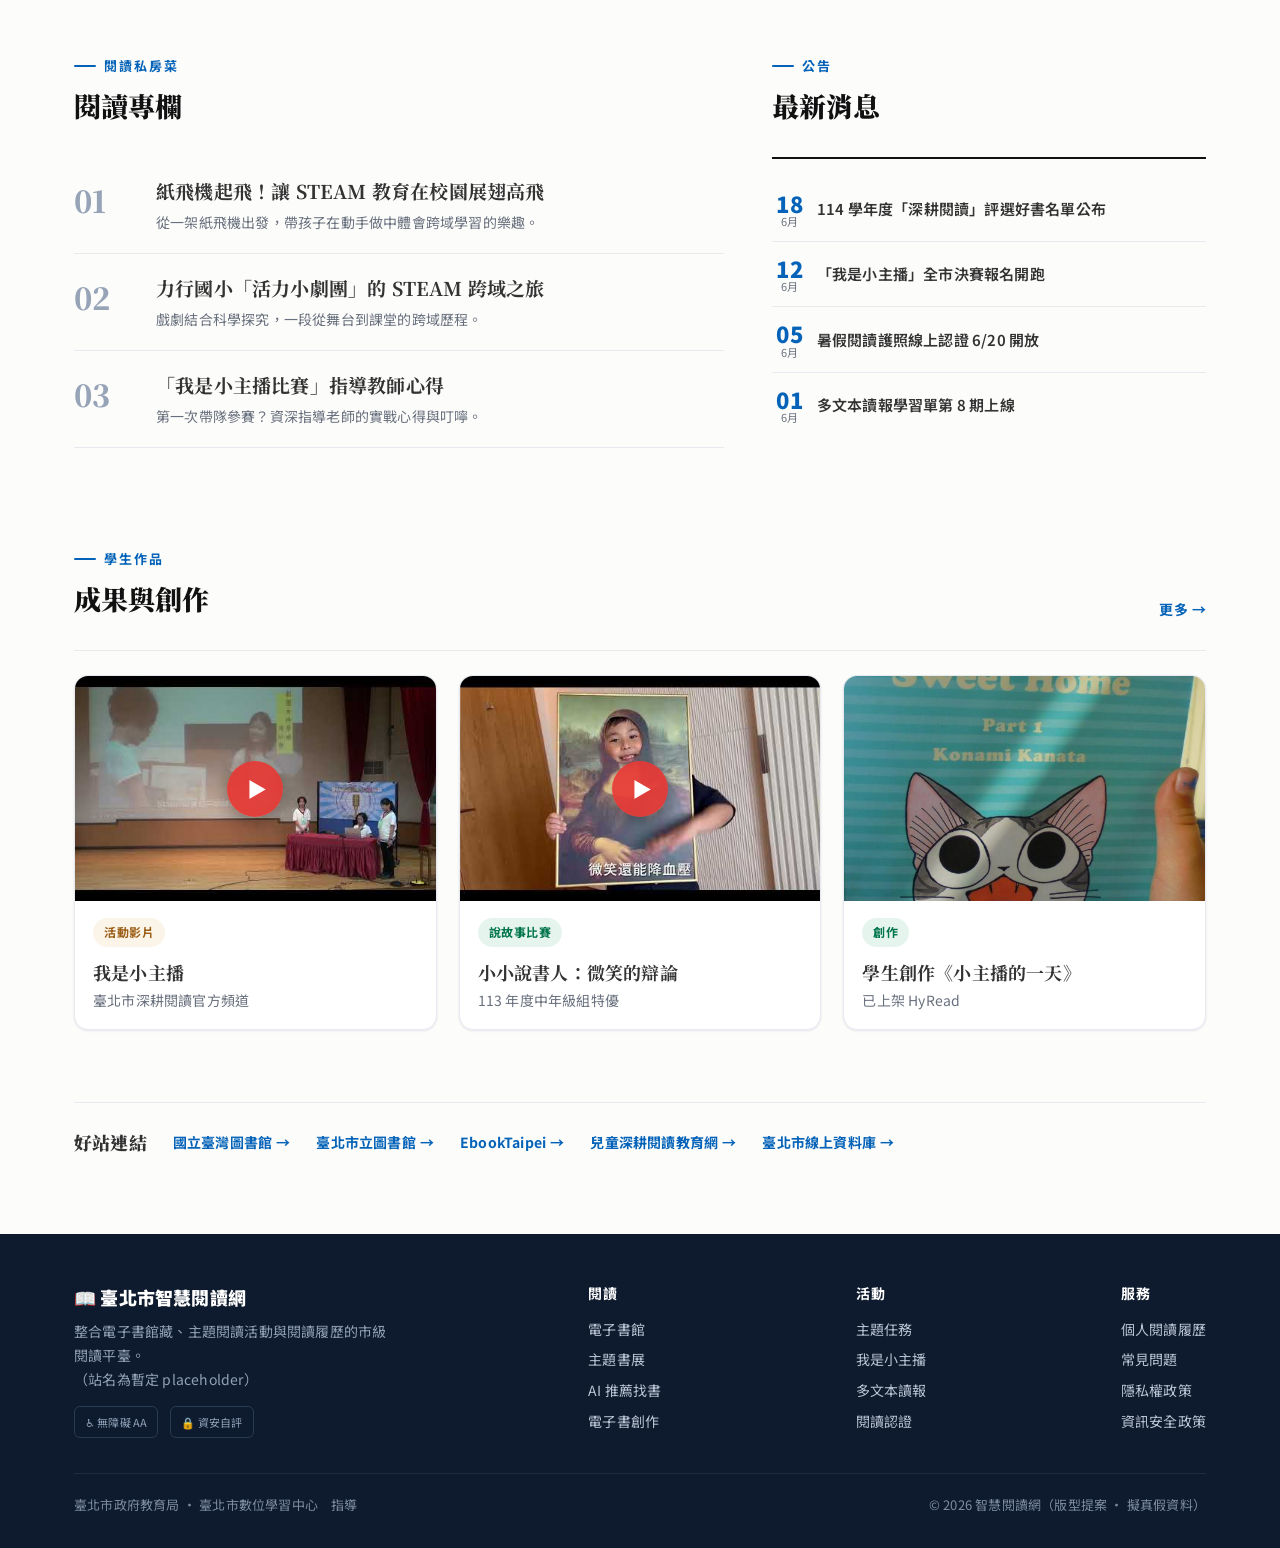
<file: version-b.html>
<!DOCTYPE html>
<html lang="zh-Hant">
<head>
<meta charset="UTF-8">
<meta name="viewport" content="width=device-width, initial-scale=1">
<title>版本 B · 雜誌策展｜臺北市智慧閱讀網（版型提案）</title>
<link rel="preconnect" href="https://fonts.googleapis.com">
<link rel="preconnect" href="https://fonts.gstatic.com" crossorigin>
<link href="https://fonts.googleapis.com/css2?family=Noto+Sans+TC:wght@400;500;700;900&family=Noto+Serif+TC:wght@600;700;900&display=swap" rel="stylesheet">
<link rel="stylesheet" href="assets/base.css">
<style>
  /* 版本 B 專屬：編輯／雜誌策展風 — serif 標題、留白、細線 */
  body { background: #fcfcfb; }
  .mag-title { font-family: var(--font-serif); }
  .section-title { font-family: var(--font-serif); letter-spacing: 0; }

  /* 封面故事 */
  .cover { display: grid; grid-template-columns: 1.15fr .85fr; gap: 0; border-top: 2px solid var(--color-neutral-0); border-bottom: 1px solid var(--line); }
  .cover__left { padding: 44px 48px 44px 0; border-right: 1px solid var(--line); }
  .cover__kicker { font-size: 13px; font-weight: 700; letter-spacing: 4px; color: var(--c-act-dk); }
  .cover__h { font-family: var(--font-serif); font-weight: 900; font-size: 52px; line-height: 1.18; margin: 18px 0 18px; color: var(--color-neutral-0); }
  .cover__lead { font-size: 17px; color: var(--color-neutral-20); max-width: 40ch; }
  .cover__lead::first-letter { font-family: var(--font-serif); font-size: 3.4em; font-weight: 900; float: left; line-height: .8; margin: 6px 12px 0 0; color: var(--color-primary-50); }
  .cover__byline { margin-top: 26px; font-size: 14px; color: var(--color-neutral-30); display: flex; align-items: center; gap: 10px; }
  .cover__byline b { color: var(--color-neutral-10); }
  .cover__right { padding: 44px 0 44px 48px; display: flex; flex-direction: column; gap: 18px; }
  .cover__feature { aspect-ratio: 4/5; border-radius: var(--radius-def); display: grid; place-items: end start; padding: 22px; color: #fff; box-shadow: var(--shadow-md); }
  .cover__feature h3 { font-family: var(--font-serif); font-size: 26px; margin: 0; text-shadow: 0 2px 12px rgba(0,0,0,.3); }

  .rule { border: 0; border-top: 1px solid var(--line); margin: 0; }
  .kabel { font-family: var(--font-serif); }

  /* 書展網格 */
  .shelf { display: grid; grid-template-columns: repeat(6, 1fr); gap: 22px; }
  .shelf .book__cover-title { font-size: 16px; }

  /* 編輯式索引（兩大入口） */
  .index2 { display: grid; grid-template-columns: 1fr 1fr; gap: 0; border: 1px solid var(--line); border-radius: var(--radius-med); overflow: hidden; }
  .index2 > a { padding: 38px 36px; transition: background .2s; }
  .index2 > a:first-child { border-right: 1px solid var(--line); }
  .index2 > a:hover { background: var(--color-neutral-80); }
  .index2 .no { font-family: var(--font-serif); font-size: 15px; color: var(--color-neutral-40); letter-spacing: 2px; }
  .index2 h3 { font-family: var(--font-serif); font-size: 30px; margin: 10px 0 8px; color: var(--color-neutral-0); }
  .index2 p { margin: 0 0 14px; color: var(--color-neutral-30); font-size: 15px; max-width: 34ch; }

  /* 雙欄：讀報專欄 + 公告 */
  .editorial { display: grid; grid-template-columns: 1.5fr 1fr; gap: 48px; }
  .column { border-top: 2px solid var(--color-neutral-0); padding-top: 18px; }
  .column__item { padding: 18px 0; border-bottom: 1px solid var(--line); display: grid; grid-template-columns: 64px 1fr; gap: 18px; }
  .column__no { font-family: var(--font-serif); font-size: 30px; font-weight: 900; color: var(--color-neutral-40); }
  .column__item h4 { font-family: var(--font-serif); font-size: 19px; margin: 0 0 4px; }
  .column__item p { margin: 0; font-size: 14px; color: var(--color-neutral-30); }

  @media (max-width: 980px){ .cover{ grid-template-columns:1fr;} .cover__left{ padding: 34px 0; border-right:0; border-bottom:1px solid var(--line);} .cover__right{ padding: 28px 0;} .shelf{ grid-template-columns: repeat(3,1fr);} .editorial{ grid-template-columns:1fr; gap: 32px;} .index2{ grid-template-columns:1fr;} .index2 > a:first-child{ border-right:0; border-bottom:1px solid var(--line);} }
  @media (max-width: 560px){ .cover__h{ font-size: 36px;} .shelf{ grid-template-columns: repeat(2,1fr);} }
</style>
</head>
<body data-version="b">

<header class="site-header">
  <div class="container site-header__bar">
    <a class="brand" href="index.html"><span class="brand__mark">📖</span><span>臺北市智慧閱讀網<span class="brand__sub">SMART READING · 站名暫定</span></span></a>
    <nav class="nav">
      <a href="#" class="is-current">首頁</a><a href="#">電子書館</a><a href="#">活動專區</a><a href="#">閱讀成果</a><a href="#">電子書創作</a><a href="#">關於</a>
    </nav>
    <div class="header-user"><span class="avatar">蓬</span><div><div class="header-user__name">王小美 老師</div><div class="header-user__role">蓬萊國小 · 已登入</div></div></div>
  </div>
</header>

<main>
  <!-- 封面故事（必留） -->
  <section class="section" data-block="cover" data-block-label="封面故事（館員精選）" data-block-locked>
    <div class="container">
      <div class="cover reveal">
        <div class="cover__left">
          <span class="cover__kicker">本月選書 · 館員的話</span>
          <h1 class="cover__h">這片海，<br>值得我們一起讀懂</h1>
          <p class="cover__lead">六月，我們把目光投向海洋。從珊瑚白化到漁村的日常，十二本選書帶孩子用閱讀靠近大海——不只認識牠的美，也理解牠的脆弱，並思考我們能做的事。</p>
          <div class="cover__byline">策展 ·  <b>臺北市深耕閱讀館員小組</b><span>｜</span>6 月號 · 海洋永續</div>
        </div>
        <div class="cover__right">
          <a class="cover__feature" href="#" style="background-image:linear-gradient(to top, rgba(6,40,30,.78), rgba(6,40,30,.05)), url('assets/img/book-tree.jpg')"><div><span class="tag tag--green" style="margin-bottom:8px">本月主打</span><h3>會說故事的老樹</h3></div></a>
          <a class="btn btn--lg" href="#" style="align-self:flex-start">翻閱本月書展 →</a>
        </div>
      </div>
    </div>
  </section>

  <!-- 主題書展 -->
  <section class="section section--tight" data-block="shelf" data-block-label="主題書展（書架）">
    <div class="container">
      <div class="section-head"><div><span class="eyebrow">海洋永續 · 12 選</span><h2 class="section-title">六月主題書展</h2></div><a class="more-link" href="#">看完整書單</a></div>
      <div class="shelf">
        <a class="book" href="#"><div class="book__cover" style="background-image:url('assets/img/book-mountain.jpg')"><span class="book__cover-title">尋找心中的那座山</span><span class="book__sr">SR 520</span></div><div class="book__title">尋找心中的那座山</div></a>
        <a class="book" href="#"><div class="book__cover" style="background-image:url('assets/img/book-sea.jpg')"><span class="book__cover-title">海邊的小書店</span><span class="book__sr">SR 480</span></div><div class="book__title">海邊的小書店</div></a>
        <a class="book" href="#"><div class="book__cover" style="background-image:url('assets/img/book-tree.jpg')"><span class="book__cover-title">會說故事的老樹</span><span class="book__sr">SR 610</span></div><div class="book__title">會說故事的老樹</div></a>
        <a class="book" href="#"><div class="book__cover" style="background-image:url('assets/img/book-stars.jpg')"><span class="book__cover-title">星空下的提問課</span><span class="book__sr">SR 700</span></div><div class="book__title">星空下的提問課</div></a>
        <a class="book" href="#"><div class="book__cover" style="background-image:url('assets/img/book-coral.jpg')"><span class="book__cover-title">珊瑚的祕密花園</span><span class="book__sr">SR 560</span></div><div class="book__title">珊瑚的祕密花園</div></a>
        <a class="book" href="#"><div class="book__cover" style="background-image:url('assets/img/book-river.jpg')"><span class="book__cover-title">河流的旅行</span><span class="book__sr">SR 440</span></div><div class="book__title">河流的旅行</div></a>
      </div>
    </div>
  </section>

  <!-- 兩大入口（編輯索引式分流，必留） -->
  <section class="section section--tight" data-block="index" data-block-label="兩大入口（電子書／活動）" data-block-locked>
    <div class="container">
      <div class="index2">
        <a href="#"><div class="no">— 館藏 / 01</div><h3>電子書館</h3><p>96,813 冊 EbookTaipei 電子書館藏、主題書展與 AI 找書，一鍵借閱、隨身朗讀。</p><span class="more-link">進入電子書館</span></a>
        <a href="#"><div class="no">— 參與 / 02</div><h3>活動專區</h3><p>主題閱讀任務、我是小主播、多文本讀報挑戰，完成即可累積護照與年度閱讀排行。</p><span class="more-link">進入活動專區</span></a>
      </div>
    </div>
  </section>

  <!-- 推廣活動（可關） -->
  <section class="section section--tight" data-block="promo" data-block-label="推廣活動">
    <div class="container">
      <hr class="rule" style="margin-bottom:24px">
      <div class="section-head"><div><span class="eyebrow">一起來閱讀</span><h2 class="section-title">推廣活動</h2></div><a class="more-link" href="#">看全部活動</a></div>
      <div class="act-grid">
        <a class="act-card" href="#"><span class="act-card__icon">📅</span><div class="act-card__title">每月專題任務</div><div class="act-card__desc">每月一個閱讀主題，讀指定書、完成學習單蓋護照。</div><div class="act-card__foot"><span class="tag tag--green">進行中</span></div></a>
        <a class="act-card" href="https://www.youtube.com/watch?v=mOS-JAw0zNY" target="_blank" rel="noopener"><span class="act-card__icon">🎙️</span><div class="act-card__title">我是小主播</div><div class="act-card__desc">3 分鐘導讀一本好書，用鏡頭分享你的閱讀。</div><div class="act-card__foot"><span class="tag tag--act">▶ 影音徵選</span></div></a>
        <a class="act-card" href="https://www.youtube.com/playlist?list=PLX4dIedysUvxvDGt3RNdJUm8ZFEBykkcy" target="_blank" rel="noopener"><span class="act-card__icon">📖</span><div class="act-card__title">小小說書人</div><div class="act-card__desc">低中高年級說故事比賽，把繪本演成精彩故事。</div><div class="act-card__foot"><span class="tag tag--act">▶ 說故事比賽</span></div></a>
        <a class="act-card" href="#"><span class="act-card__icon">💬</span><div class="act-card__title">線上讀書會</div><div class="act-card__desc">主題選書線上共讀、即時討論，跨校一起聊書。</div><div class="act-card__foot"><span class="tag">常態報名</span></div></a>
        <a class="act-card" href="#"><span class="act-card__icon">✍️</span><div class="act-card__title">自編故事劇本</div><div class="act-card__desc">師生共創故事劇本，優選作品可登台演出。</div><div class="act-card__foot"><span class="tag">徵件中</span></div></a>
        <a class="act-card" href="#"><span class="act-card__icon">🏆</span><div class="act-card__title">閱冠磐石獎</div><div class="act-card__desc">表揚推動閱讀有成的學校、教師與閱讀小尖兵。</div><div class="act-card__foot"><span class="tag">年度表揚</span></div></a>
        <a class="act-card" href="https://www.youtube.com/channel/UCIxfcH9pe9JJi1PtRJG9NZw" target="_blank" rel="noopener"><span class="act-card__icon">🎬</span><div class="act-card__title">捕捉閱讀紀錄片</div><div class="act-card__desc">用微紀錄片記錄校園裡的閱讀風景與故事。</div><div class="act-card__foot"><span class="tag tag--act">▶ 紀錄片</span></div></a>
        <a class="act-card act-card--read" href="#"><span class="act-card__icon">📰</span><div class="act-card__title">多文本讀報挑戰</div><div class="act-card__desc">跨文本閱讀理解學習單，培養媒體素養。</div><div class="act-card__foot"><span class="tag">第 8 期</span></div></a>
      </div>
    </div>
  </section>

  <!-- 以書映光（國中閱讀挑戰 + 優良作品）可關 -->
  <section class="section section--tight" data-block="challenge" data-block-label="以書映光（國中閱讀挑戰）">
    <div class="container">
      <hr class="rule" style="margin-bottom:24px">
      <div class="section-head"><div><span class="eyebrow">國中深耕閱讀 · 以書映光</span><h2 class="section-title">閱讀挑戰任務</h2></div><a class="more-link" href="#">歷期任務</a></div>
      <div class="challenge">
        <div class="challenge__cover" style="background-image:url('assets/img/book-animal.jpg')"><span>動物眼中的世界</span></div>
        <div>
          <span class="challenge__kicker">◆ 115 年 5–6 月 · 本期讀本</span>
          <div class="challenge__title">挑 10 種動物，做一張「四個關鍵」比較表</div>
          <p class="challenge__task">閱讀《動物眼中的世界》後，從書中挑選 10 種動物，用<b>表格比較對照</b>的方式，呈現牠們在四個關鍵感官上的異同。</p>
          <div class="challenge__meta"><span>截稿　<b>115/6/26</b></span><span>評分　<b>優良／入選</b></span><span>獎勵　<b>圖書或禮券 100 元</b></span></div>
          <div class="challenge__cta"><a class="btn btn--chal" href="#">我要投稿</a><a class="btn btn--ghost" href="#">投稿紀錄</a></div>
        </div>
      </div>

      <div class="work-subhead"><h3>本期優良作品</h3><a class="more-link" href="#">看全部得獎作品</a></div>
      <div class="work-grid">
        <a class="work-card" href="#"><div class="work-card__thumb">📄<span class="work-card__badge tag" style="background:#ece5f7;color:#6b4ea8">優良</span><span class="work-card__rdr">讀本《動物農莊》</span></div><div class="work-card__body"><div class="work-card__who">沈妍希</div><div class="work-card__sch">市立雙園國中</div><span class="work-card__more">作品瀏覽 →</span></div></a>
        <a class="work-card" href="#"><div class="work-card__thumb">📄<span class="work-card__badge tag" style="background:#ece5f7;color:#6b4ea8">優良</span><span class="work-card__rdr">讀本《動物農莊》</span></div><div class="work-card__body"><div class="work-card__who">何奕慧</div><div class="work-card__sch">市立成德國中</div><span class="work-card__more">作品瀏覽 →</span></div></a>
        <a class="work-card" href="#"><div class="work-card__thumb">📄<span class="work-card__badge tag" style="background:#ece5f7;color:#6b4ea8">優良</span><span class="work-card__rdr">讀本《動物農莊》</span></div><div class="work-card__body"><div class="work-card__who">蕭竹妤</div><div class="work-card__sch">市立仁愛國中</div><span class="work-card__more">作品瀏覽 →</span></div></a>
        <a class="work-card" href="#"><div class="work-card__thumb">📄<span class="work-card__badge tag" style="background:#ece5f7;color:#6b4ea8">優良</span><span class="work-card__rdr">讀本《動物農莊》</span></div><div class="work-card__body"><div class="work-card__who">許馨予</div><div class="work-card__sch">市立仁愛國中</div><span class="work-card__more">作品瀏覽 →</span></div></a>
        <a class="work-card" href="#"><div class="work-card__thumb">📄<span class="work-card__badge tag" style="background:#ece5f7;color:#6b4ea8">優良</span><span class="work-card__rdr">讀本《動物農莊》</span></div><div class="work-card__body"><div class="work-card__who">歐紫絢</div><div class="work-card__sch">市立雙園國中</div><span class="work-card__more">作品瀏覽 →</span></div></a>
        <a class="work-card" href="#"><div class="work-card__thumb">📄<span class="work-card__badge tag" style="background:#ece5f7;color:#6b4ea8">優良</span><span class="work-card__rdr">讀本《動物農莊》</span></div><div class="work-card__body"><div class="work-card__who">林孜韕</div><div class="work-card__sch">市立成德國中</div><span class="work-card__more">作品瀏覽 →</span></div></a>
      </div>
    </div>
  </section>

  <!-- 讀報專欄 + 公告（編輯雙欄） -->
  <section class="section" data-block="editorial" data-block-label="閱讀專欄 ＋ 公告">
    <div class="container">
      <div class="editorial">
        <div>
          <div class="section-head"><div><span class="eyebrow">閱讀私房菜</span><h2 class="section-title">閱讀專欄</h2></div></div>
          <div class="column" style="border-top:0;padding-top:0">
            <a class="column__item" href="#"><div class="column__no">01</div><div><h4>紙飛機起飛！讓 STEAM 教育在校園展翅高飛</h4><p>從一架紙飛機出發，帶孩子在動手做中體會跨域學習的樂趣。</p></div></a>
            <a class="column__item" href="#"><div class="column__no">02</div><div><h4>力行國小「活力小劇團」的 STEAM 跨域之旅</h4><p>戲劇結合科學探究，一段從舞台到課堂的跨域歷程。</p></div></a>
            <a class="column__item" href="#"><div class="column__no">03</div><div><h4>「我是小主播比賽」指導教師心得</h4><p>第一次帶隊參賽？資深指導老師的實戰心得與叮嚀。</p></div></a>
          </div>
        </div>
        <div>
          <div class="section-head"><div><span class="eyebrow">公告</span><h2 class="section-title">最新消息</h2></div></div>
          <div class="column">
            <a class="notice" href="#"><div class="notice__date"><div class="notice__day">18</div><div class="notice__mon">6月</div></div><div class="notice__body"><div class="notice__title">114 學年度「深耕閱讀」評選好書名單公布</div></div></a>
            <a class="notice" href="#"><div class="notice__date"><div class="notice__day">12</div><div class="notice__mon">6月</div></div><div class="notice__body"><div class="notice__title">「我是小主播」全市決賽報名開跑</div></div></a>
            <a class="notice" href="#"><div class="notice__date"><div class="notice__day">05</div><div class="notice__mon">6月</div></div><div class="notice__body"><div class="notice__title">暑假閱讀護照線上認證 6/20 開放</div></div></a>
            <a class="notice" href="#"><div class="notice__date"><div class="notice__day">01</div><div class="notice__mon">6月</div></div><div class="notice__body"><div class="notice__title">多文本讀報學習單第 8 期上線</div></div></a>
          </div>
        </div>
      </div>
    </div>
  </section>

  <!-- 成果＋創作（可關） -->
  <section class="section section--tight" data-block="results" data-block-label="成果與創作">
    <div class="container">
      <div class="section-head"><div><span class="eyebrow">學生作品</span><h2 class="section-title">成果與創作</h2></div><a class="more-link" href="#">更多</a></div>
      <hr class="rule" style="margin-bottom:24px">
      <div class="shelf" style="grid-template-columns:repeat(3,1fr)">
        <a class="card" href="https://www.youtube.com/watch?v=mOS-JAw0zNY" target="_blank" rel="noopener" style="padding:0;overflow:hidden"><div class="media media--16x10 play" style="background-image:url('assets/img-real/ytv-anchor.jpg')"></div><div style="padding:16px 18px"><span class="tag tag--act">活動影片</span><h4 class="kabel" style="margin:10px 0 2px;font-size:18px">我是小主播</h4><p style="margin:0;color:var(--color-neutral-30);font-size:14px">臺北市深耕閱讀官方頻道</p></div></a>
        <a class="card" href="https://www.youtube.com/watch?v=FY8JC_3LmoQ" target="_blank" rel="noopener" style="padding:0;overflow:hidden"><div class="media media--16x10 play" style="background-image:url('assets/img-real/ytv-storyteller2.jpg')"></div><div style="padding:16px 18px"><span class="tag tag--green">說故事比賽</span><h4 class="kabel" style="margin:10px 0 2px;font-size:18px">小小說書人：微笑的辯論</h4><p style="margin:0;color:var(--color-neutral-30);font-size:14px">113 年度中年級組特優</p></div></a>
        <a class="card" href="#" style="padding:0;overflow:hidden"><div class="media media--16x10" style="background-image:url('assets/img/book-kid.jpg')"></div><div style="padding:16px 18px"><span class="tag tag--green">創作</span><h4 class="kabel" style="margin:10px 0 2px;font-size:18px">學生創作《小主播的一天》</h4><p style="margin:0;color:var(--color-neutral-30);font-size:14px">已上架 HyRead</p></div></a>
      </div>
    </div>
  </section>

  <!-- 好站（可關） -->
  <section class="section section--tight" data-block="links" data-block-label="好站連結">
    <div class="container">
      <hr class="rule" style="margin-bottom:24px">
      <div style="display:flex;gap:26px;flex-wrap:wrap;align-items:center">
        <span class="kabel" style="font-size:18px;font-weight:900">好站連結</span>
        <a class="more-link" href="#">國立臺灣圖書館</a>
        <a class="more-link" href="#">臺北市立圖書館</a>
        <a class="more-link" href="#">EbookTaipei</a>
        <a class="more-link" href="#">兒童深耕閱讀教育網</a>
        <a class="more-link" href="#">臺北市線上資料庫</a>
      </div>
    </div>
  </section>
</main>

<footer class="site-footer">
  <div class="container">
    <div class="footer-grid">
      <div style="max-width:320px"><div class="footer-brand">📖 臺北市智慧閱讀網</div><p style="font-size:14px;margin:0;color:#92a1b6">整合電子書館藏、主題閱讀活動與閱讀履歷的市級閱讀平臺。<br>（站名為暫定 placeholder）</p><div class="footer-badges"><span class="footer-badge">♿ 無障礙 AA</span><span class="footer-badge">🔒 資安自評</span></div></div>
      <div class="footer-col"><h4>閱讀</h4><ul><li><a href="#">電子書館</a></li><li><a href="#">主題書展</a></li><li><a href="#">AI 推薦找書</a></li><li><a href="#">電子書創作</a></li></ul></div>
      <div class="footer-col"><h4>活動</h4><ul><li><a href="#">主題任務</a></li><li><a href="#">我是小主播</a></li><li><a href="#">多文本讀報</a></li><li><a href="#">閱讀認證</a></li></ul></div>
      <div class="footer-col"><h4>服務</h4><ul><li><a href="#">個人閱讀履歷</a></li><li><a href="#">常見問題</a></li><li><a href="#">隱私權政策</a></li><li><a href="#">資訊安全政策</a></li></ul></div>
    </div>
    <div class="footer-bottom"><span>臺北市政府教育局 · 臺北市數位學習中心　指導</span><span>© 2026 智慧閱讀網（版型提案 · 擬真假資料）</span></div>
  </div>
</footer>

<nav class="ver-switch" aria-label="版本切換">
  <a class="ver-switch__home" href="index.html" title="回提案首頁">⌂</a>
  <a href="version-a.html" title="版本 A · 內容優先">A</a>
  <a href="version-b.html" class="is-current" title="版本 B · 雜誌策展">B</a>
  <a href="version-c.html" title="版本 C · 雜誌精簡">C</a>
</nav>

<script src="assets/toggle.js"></script>
</body>
</html>
</file>
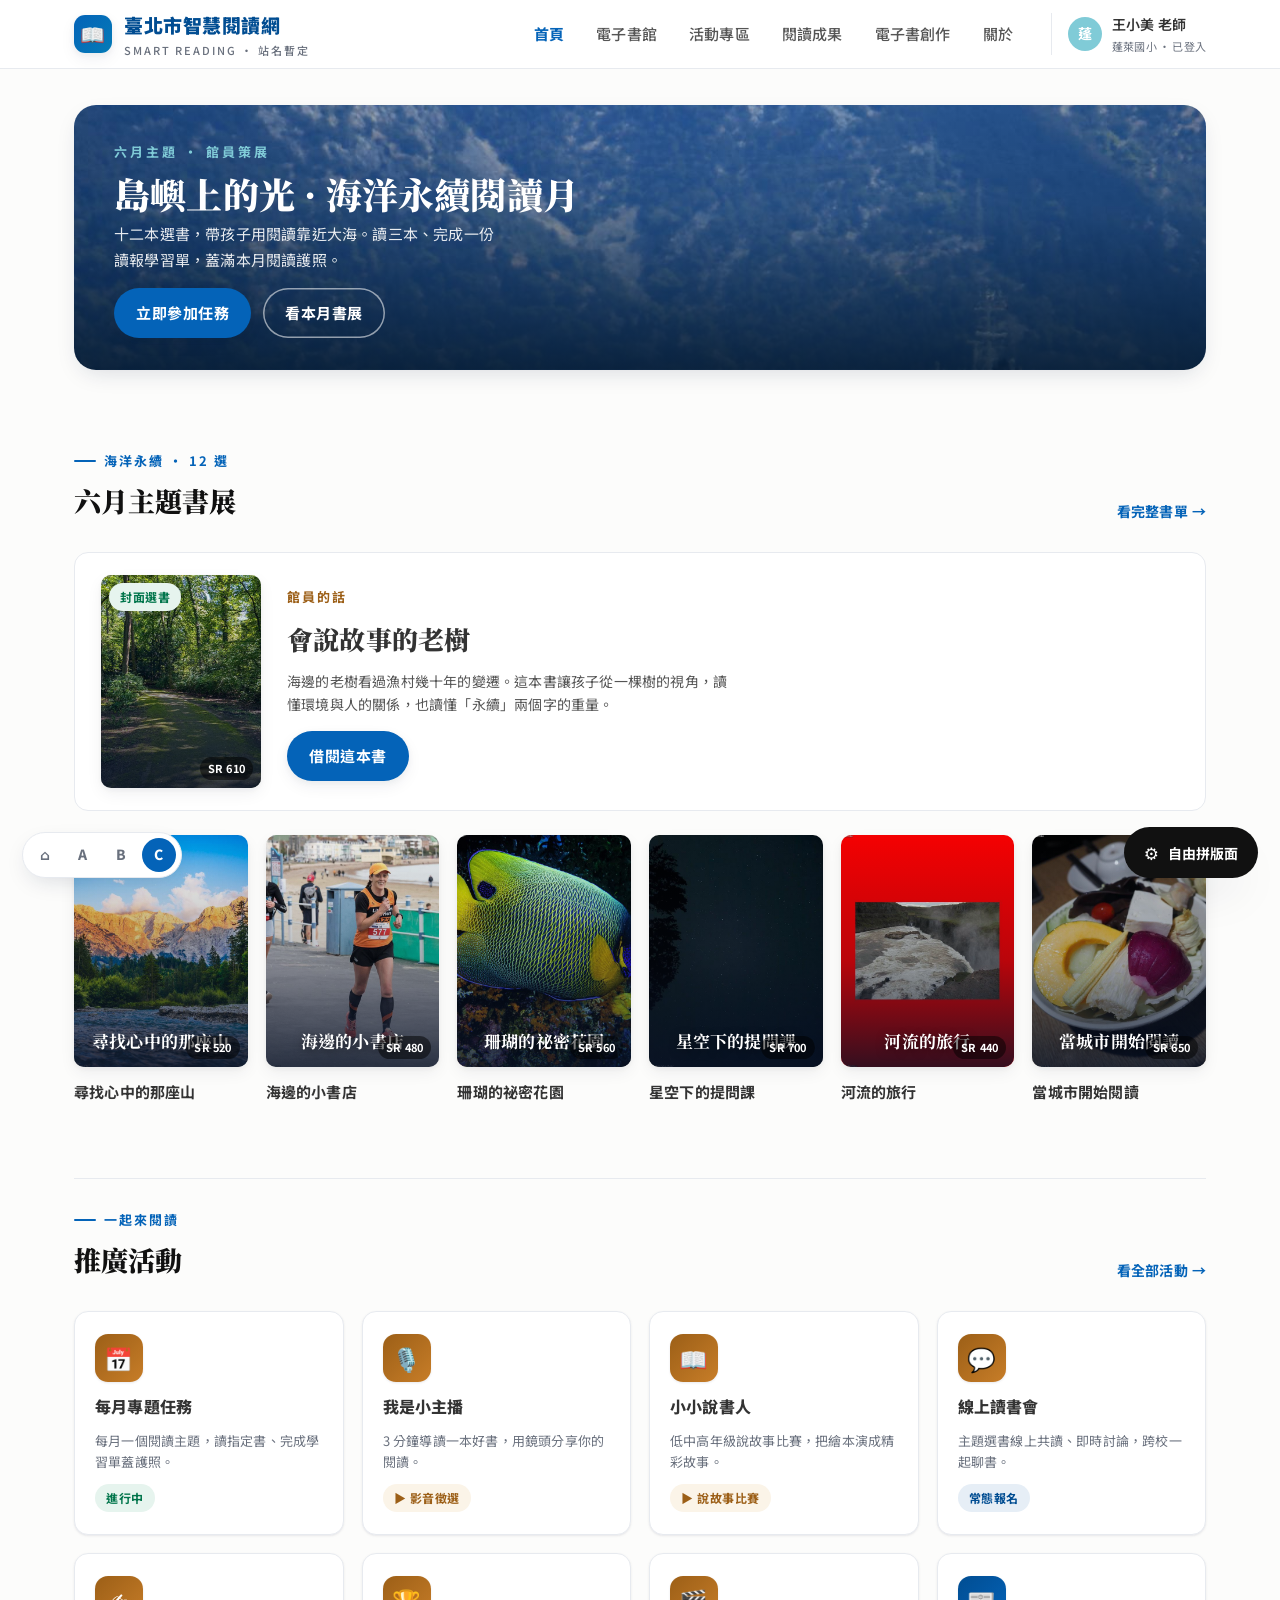
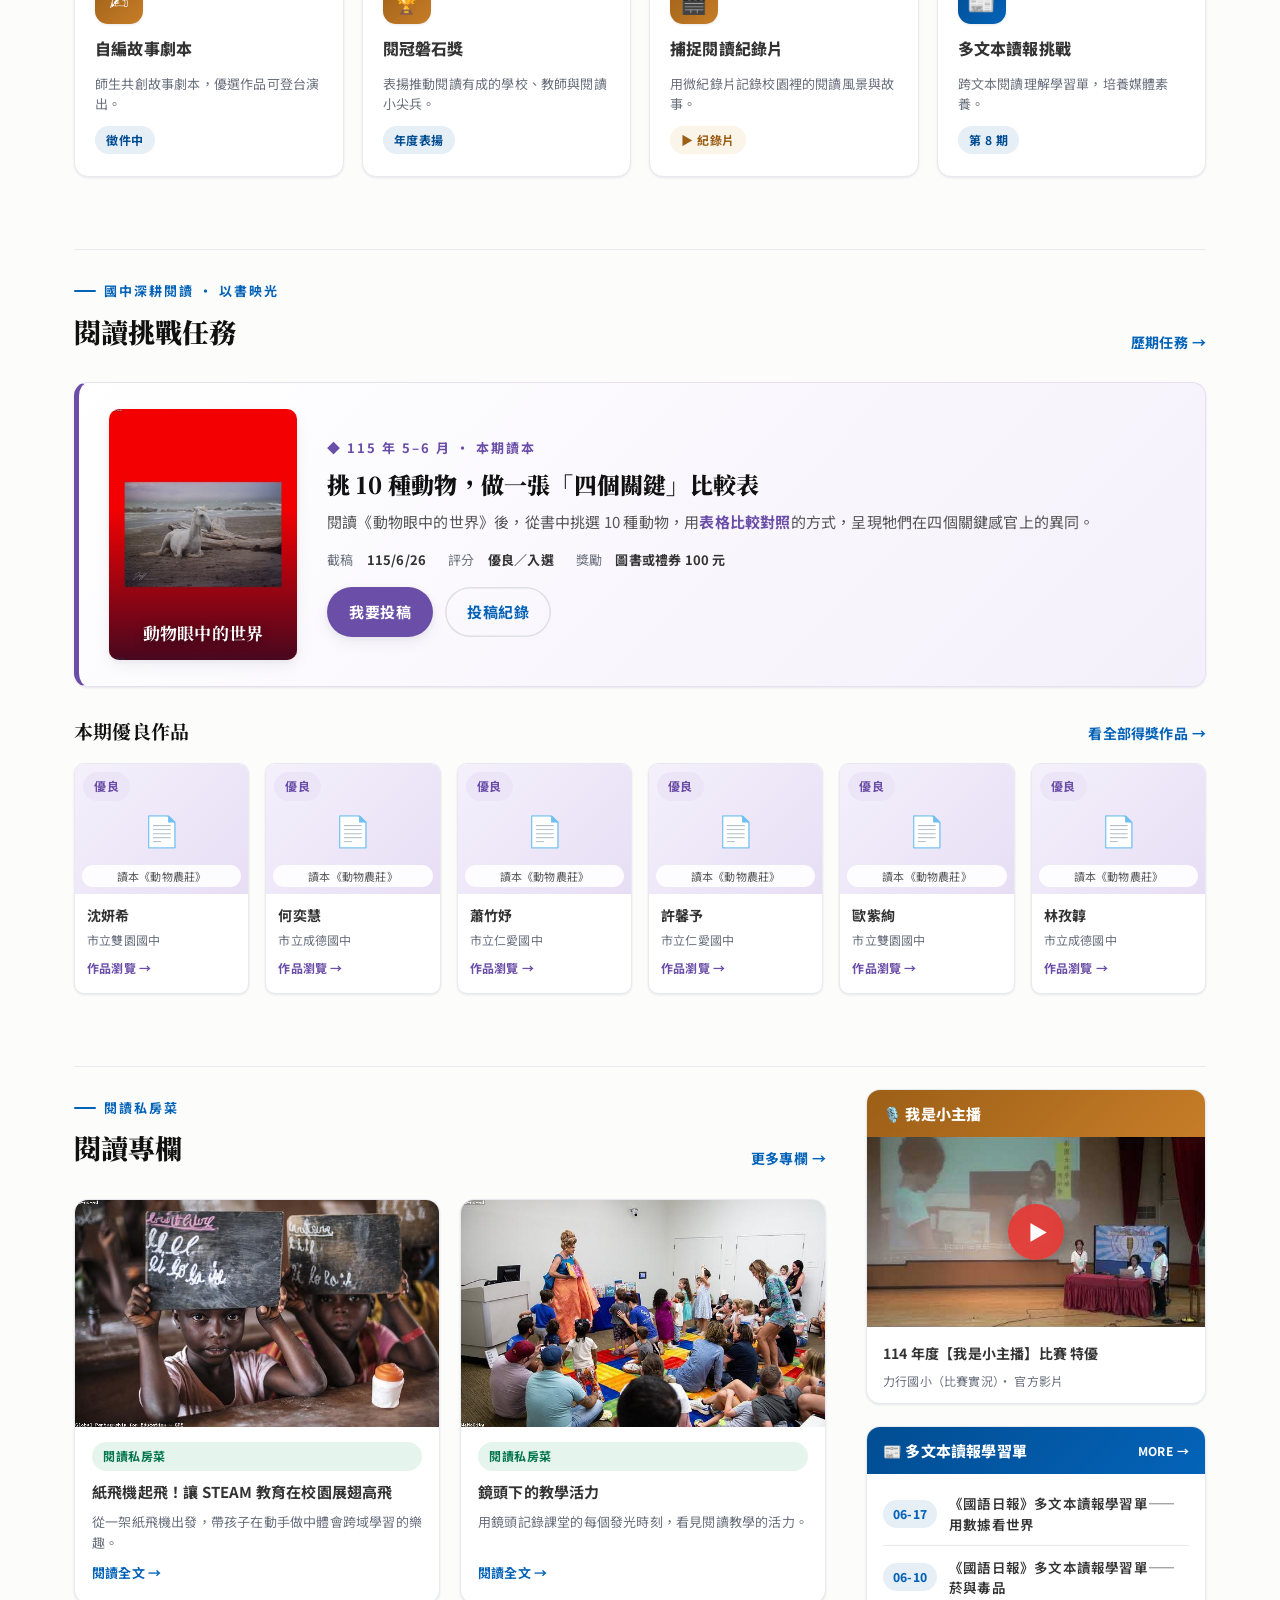
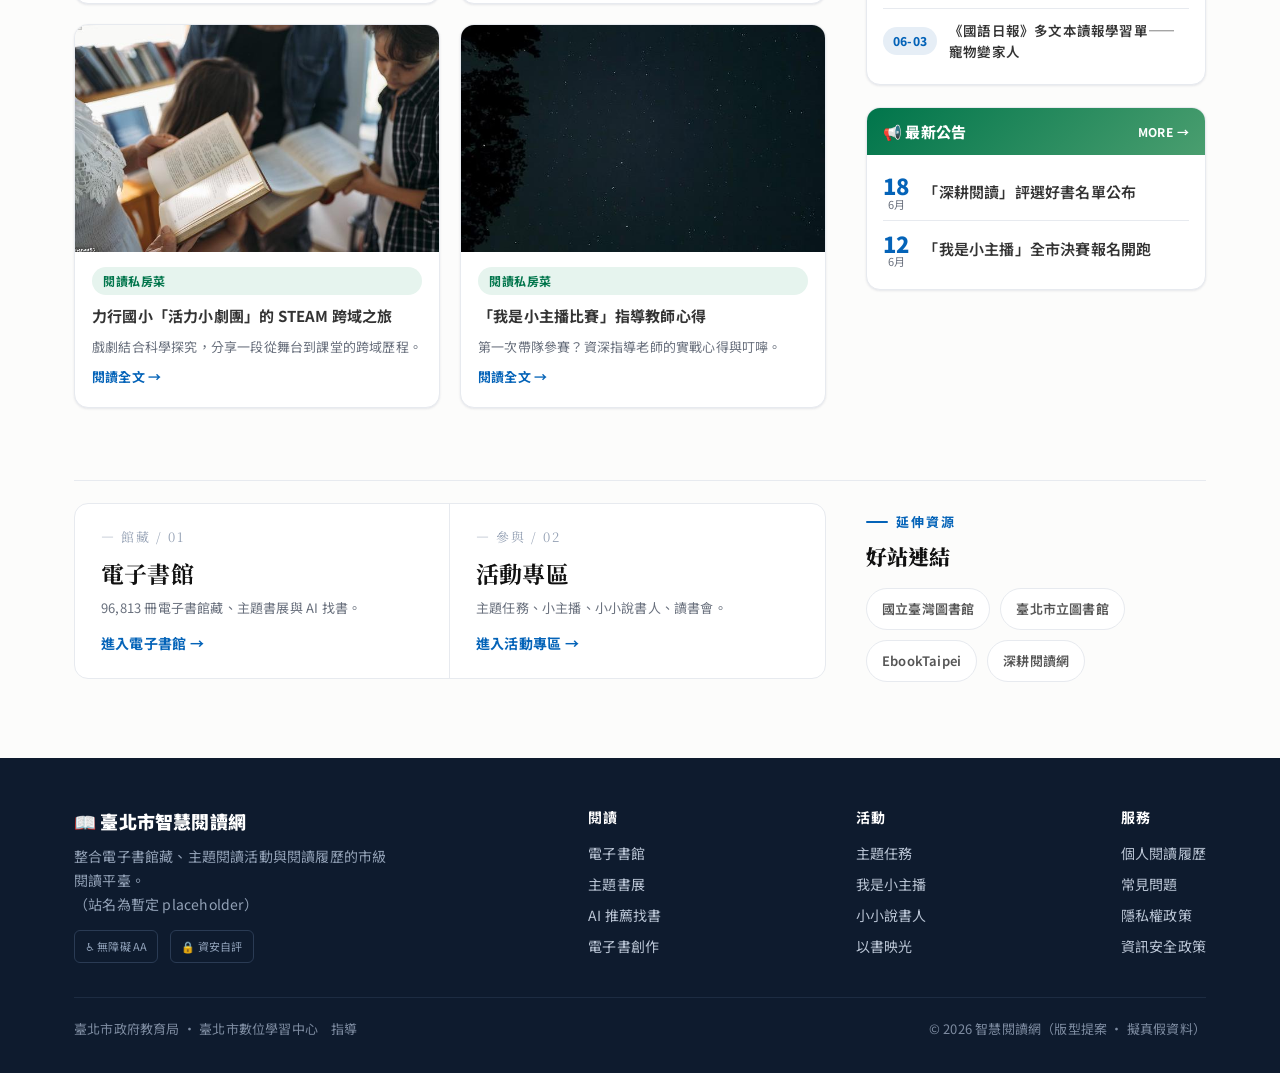
<file: version-c.html>
<!DOCTYPE html>
<html lang="zh-Hant">
<head>
<meta charset="UTF-8">
<meta name="viewport" content="width=device-width, initial-scale=1">
<title>版本 C · 雜誌精簡（側欄式）｜臺北市智慧閱讀網（版型提案）</title>
<link rel="preconnect" href="https://fonts.googleapis.com">
<link rel="preconnect" href="https://fonts.gstatic.com" crossorigin>
<link href="https://fonts.googleapis.com/css2?family=Noto+Sans+TC:wght@400;500;700;900&family=Noto+Serif+TC:wght@700;900&display=swap" rel="stylesheet">
<link rel="stylesheet" href="assets/base.css">
<style>
  /* 版本 C：以 B 為基準的「雜誌精簡版」— 用主欄＋側欄把內容橫向打包、縮短長度 */
  body { background: #fcfcfb; }
  .section-title { font-family: var(--font-serif); letter-spacing: 0; }
  .rule { border: 0; border-top: 1px solid var(--line); margin: 0; }

  /* 精簡橫向封面 */
  .cover-c {
    position: relative; overflow: hidden; border-radius: var(--radius-lg); min-height: 230px;
    display: flex; align-items: flex-end; padding: 32px 40px; color: #fff;
    background: linear-gradient(to top, rgba(6,28,52,.9), rgba(6,28,52,.25) 62%, rgba(6,28,52,.05)),
      url('assets/img/hero-ocean.jpg'); background-size: cover; background-position: center 42%; box-shadow: var(--shadow-md);
  }
  .cover-c__eyebrow { font-size: 13px; font-weight: 700; letter-spacing: 3px; color: var(--color-secondary-80); }
  .cover-c h1 { font-family: var(--font-serif); font-size: 36px; font-weight: 900; line-height: 1.2; margin: 8px 0 6px; }
  .cover-c p { margin: 0 0 16px; color: rgba(255,255,255,.9); max-width: 48ch; font-size: 15px; }
  .cover-c .btn--ghost { color: #fff; box-shadow: inset 0 0 0 1.5px rgba(255,255,255,.55); }
  .cover-c .btn--ghost:hover { background: rgba(255,255,255,.14); box-shadow: inset 0 0 0 1.5px #fff; }

  /* 封面選書 + 書牆 */
  .feature { display: grid; grid-template-columns: 160px 1fr; gap: 26px; align-items: center; background: #fff; border: 1px solid var(--line); border-radius: var(--radius-med); padding: 22px 26px; margin-bottom: 24px; }
  .feature__kicker { font-size: 13px; font-weight: 700; letter-spacing: 2px; color: var(--c-act-dk); }
  .feature__h { font-family: var(--font-serif); font-size: 26px; font-weight: 900; margin: 8px 0 8px; }
  .feature__lead { color: var(--color-neutral-20); font-size: 14px; max-width: 56ch; margin: 0 0 14px; line-height: 1.7; }
  .shelf { display: grid; grid-template-columns: repeat(6, 1fr); gap: 18px; }

  /* 主欄 + 側欄（圖片中的型式）*/
  .with-rail { display: grid; grid-template-columns: 1fr 340px; gap: 40px; align-items: start; }
  .col-grid--2 { grid-template-columns: repeat(2, 1fr); }

  .rail-card { background: #fff; border: 1px solid var(--line); border-radius: var(--radius-med); overflow: hidden; box-shadow: var(--shadow-xs); margin-bottom: 22px; }
  .rail-card:last-child { margin-bottom: 0; }
  .rail-card__head { padding: 11px 16px; font-weight: 800; font-size: 15px; color: #fff; display: flex; align-items: center; gap: 8px; background: linear-gradient(135deg, var(--c-act-dk), var(--c-act)); }
  .rail-card__head--read { background: linear-gradient(135deg, var(--color-primary-30), var(--color-primary-50)); }
  .rail-card__head--note { background: linear-gradient(135deg, #00754b, #4a9e6f); }
  .rail-card__head .more-link { margin-left: auto; color: #fff; font-size: 12px; }
  .rail-card__head .more-link:hover { color: #fff; opacity: .85; }
  .rail-vid { display: block; }
  .rail-card__cap { padding: 12px 16px; }
  .rail-card__cap b { font-size: 14px; }
  .rail-card__cap p { margin: 4px 0 0; font-size: 12px; color: var(--color-neutral-30); }
  .rail-card__body { padding: 8px 16px 12px; }

  .read-list a { display: grid; grid-template-columns: auto 1fr; gap: 12px; align-items: center; padding: 11px 0; border-bottom: 1px solid var(--line); }
  .read-list a:last-child { border-bottom: 0; }
  .read-date { font-size: 12px; font-weight: 800; color: var(--color-primary-50); background: var(--color-primary-70); border-radius: var(--radius-full); padding: 4px 10px; white-space: nowrap; text-align: center; }
  .read-title { font-size: 13.5px; font-weight: 600; line-height: 1.5; }
  .read-list a:hover .read-title { color: var(--color-primary-50); }
  .note-list .notice { padding: 10px 0; }

  /* 頁尾帶：兩大入口 + 好站 */
  .index2 { display: grid; grid-template-columns: 1fr 1fr; border: 1px solid var(--line); border-radius: var(--radius-med); overflow: hidden; background: #fff; }
  .index2 > a { padding: 22px 26px; transition: background .2s; }
  .index2 > a:first-child { border-right: 1px solid var(--line); }
  .index2 > a:hover { background: var(--color-neutral-80); }
  .index2 .no { font-family: var(--font-serif); font-size: 13px; color: var(--color-neutral-40); letter-spacing: 2px; }
  .index2 h3 { font-family: var(--font-serif); font-size: 23px; margin: 6px 0 4px; color: var(--color-neutral-0); }
  .index2 p { margin: 0 0 10px; color: var(--color-neutral-30); font-size: 13px; }
  .links-row { display: flex; gap: 10px; flex-wrap: wrap; }
  .link-chip { border: 1px solid var(--line); background: #fff; border-radius: var(--radius-full); padding: 9px 15px; font-size: 13px; font-weight: 600; color: var(--color-neutral-20); transition: .2s var(--ease); }
  .link-chip:hover { color: var(--color-primary-50); border-color: var(--color-primary-50); }

  @media (max-width: 980px){ .with-rail{ grid-template-columns:1fr; } .shelf{ grid-template-columns:repeat(3,1fr);} .feature{ grid-template-columns:1fr; } .feature .book__cover{ max-width:150px; } }
  @media (max-width: 560px){ .cover-c h1{ font-size:28px;} .shelf{ grid-template-columns:repeat(2,1fr);} .col-grid--2{ grid-template-columns:1fr;} }
</style>
</head>
<body data-version="c">

<header class="site-header">
  <div class="container site-header__bar">
    <a class="brand" href="index.html"><span class="brand__mark">📖</span><span>臺北市智慧閱讀網<span class="brand__sub">SMART READING · 站名暫定</span></span></a>
    <nav class="nav">
      <a href="#" class="is-current">首頁</a><a href="#">電子書館</a><a href="#">活動專區</a><a href="#">閱讀成果</a><a href="#">電子書創作</a><a href="#">關於</a>
    </nav>
    <div class="header-user"><span class="avatar">蓬</span><div><div class="header-user__name">王小美 老師</div><div class="header-user__role">蓬萊國小 · 已登入</div></div></div>
  </div>
</header>

<main>
  <!-- 精簡封面（必留） -->
  <section class="section section--tight" data-block="cover" data-block-label="封面（本月主題）" data-block-locked>
    <div class="container">
      <div class="cover-c reveal">
        <div>
          <span class="cover-c__eyebrow">六月主題 · 館員策展</span>
          <h1>島嶼上的光 · 海洋永續閱讀月</h1>
          <p>十二本選書，帶孩子用閱讀靠近大海。讀三本、完成一份讀報學習單，蓋滿本月閱讀護照。</p>
          <div style="display:flex;gap:12px;flex-wrap:wrap"><a class="btn" href="#">立即參加任務</a><a class="btn btn--ghost" href="#">看本月書展</a></div>
        </div>
      </div>
    </div>
  </section>

  <!-- 主題書展（封面選書 + 書牆） -->
  <section class="section section--tight" data-block="shelf" data-block-label="主題書展（封面選書 + 書牆）">
    <div class="container">
      <div class="section-head"><div><span class="eyebrow">海洋永續 · 12 選</span><h2 class="section-title">六月主題書展</h2></div><a class="more-link" href="#">看完整書單</a></div>
      <div class="feature">
        <a class="book" href="#"><div class="book__cover" style="background-image:url('assets/img/book-tree.jpg')"><span class="book__badge tag tag--green">封面選書</span><span class="book__sr">SR 610</span></div></a>
        <div>
          <span class="feature__kicker">館員的話</span>
          <div class="feature__h">會說故事的老樹</div>
          <p class="feature__lead">海邊的老樹看過漁村幾十年的變遷。這本書讓孩子從一棵樹的視角，讀懂環境與人的關係，也讀懂「永續」兩個字的重量。</p>
          <a class="btn" href="#">借閱這本書</a>
        </div>
      </div>
      <div class="shelf">
        <a class="book" href="#"><div class="book__cover" style="background-image:url('assets/img/book-mountain.jpg')"><span class="book__cover-title">尋找心中的那座山</span><span class="book__sr">SR 520</span></div><div class="book__title">尋找心中的那座山</div></a>
        <a class="book" href="#"><div class="book__cover" style="background-image:url('assets/img/book-sea.jpg')"><span class="book__cover-title">海邊的小書店</span><span class="book__sr">SR 480</span></div><div class="book__title">海邊的小書店</div></a>
        <a class="book" href="#"><div class="book__cover" style="background-image:url('assets/img/book-coral.jpg')"><span class="book__cover-title">珊瑚的祕密花園</span><span class="book__sr">SR 560</span></div><div class="book__title">珊瑚的祕密花園</div></a>
        <a class="book" href="#"><div class="book__cover" style="background-image:url('assets/img/book-stars.jpg')"><span class="book__cover-title">星空下的提問課</span><span class="book__sr">SR 700</span></div><div class="book__title">星空下的提問課</div></a>
        <a class="book" href="#"><div class="book__cover" style="background-image:url('assets/img/book-river.jpg')"><span class="book__cover-title">河流的旅行</span><span class="book__sr">SR 440</span></div><div class="book__title">河流的旅行</div></a>
        <a class="book" href="#"><div class="book__cover" style="background-image:url('assets/img/book-city.jpg')"><span class="book__cover-title">當城市開始閱讀</span><span class="book__sr">SR 650</span></div><div class="book__title">當城市開始閱讀</div></a>
      </div>
    </div>
  </section>

  <!-- 推廣活動 -->
  <section class="section section--tight" data-block="promo" data-block-label="推廣活動">
    <div class="container">
      <hr class="rule" style="margin-bottom:22px">
      <div class="section-head"><div><span class="eyebrow">一起來閱讀</span><h2 class="section-title">推廣活動</h2></div><a class="more-link" href="#">看全部活動</a></div>
      <div class="act-grid">
        <a class="act-card" href="#"><span class="act-card__icon">📅</span><div class="act-card__title">每月專題任務</div><div class="act-card__desc">每月一個閱讀主題，讀指定書、完成學習單蓋護照。</div><div class="act-card__foot"><span class="tag tag--green">進行中</span></div></a>
        <a class="act-card" href="https://www.youtube.com/watch?v=mOS-JAw0zNY" target="_blank" rel="noopener"><span class="act-card__icon">🎙️</span><div class="act-card__title">我是小主播</div><div class="act-card__desc">3 分鐘導讀一本好書，用鏡頭分享你的閱讀。</div><div class="act-card__foot"><span class="tag tag--act">▶ 影音徵選</span></div></a>
        <a class="act-card" href="https://www.youtube.com/playlist?list=PLX4dIedysUvxvDGt3RNdJUm8ZFEBykkcy" target="_blank" rel="noopener"><span class="act-card__icon">📖</span><div class="act-card__title">小小說書人</div><div class="act-card__desc">低中高年級說故事比賽，把繪本演成精彩故事。</div><div class="act-card__foot"><span class="tag tag--act">▶ 說故事比賽</span></div></a>
        <a class="act-card" href="#"><span class="act-card__icon">💬</span><div class="act-card__title">線上讀書會</div><div class="act-card__desc">主題選書線上共讀、即時討論，跨校一起聊書。</div><div class="act-card__foot"><span class="tag">常態報名</span></div></a>
        <a class="act-card" href="#"><span class="act-card__icon">✍️</span><div class="act-card__title">自編故事劇本</div><div class="act-card__desc">師生共創故事劇本，優選作品可登台演出。</div><div class="act-card__foot"><span class="tag">徵件中</span></div></a>
        <a class="act-card" href="#"><span class="act-card__icon">🏆</span><div class="act-card__title">閱冠磐石獎</div><div class="act-card__desc">表揚推動閱讀有成的學校、教師與閱讀小尖兵。</div><div class="act-card__foot"><span class="tag">年度表揚</span></div></a>
        <a class="act-card" href="https://www.youtube.com/channel/UCIxfcH9pe9JJi1PtRJG9NZw" target="_blank" rel="noopener"><span class="act-card__icon">🎬</span><div class="act-card__title">捕捉閱讀紀錄片</div><div class="act-card__desc">用微紀錄片記錄校園裡的閱讀風景與故事。</div><div class="act-card__foot"><span class="tag tag--act">▶ 紀錄片</span></div></a>
        <a class="act-card act-card--read" href="#"><span class="act-card__icon">📰</span><div class="act-card__title">多文本讀報挑戰</div><div class="act-card__desc">跨文本閱讀理解學習單，培養媒體素養。</div><div class="act-card__foot"><span class="tag">第 8 期</span></div></a>
      </div>
    </div>
  </section>

  <!-- 以書映光（國中閱讀挑戰 + 優良作品） -->
  <section class="section section--tight" data-block="challenge" data-block-label="以書映光（國中閱讀挑戰）">
    <div class="container">
      <hr class="rule" style="margin-bottom:22px">
      <div class="section-head"><div><span class="eyebrow">國中深耕閱讀 · 以書映光</span><h2 class="section-title">閱讀挑戰任務</h2></div><a class="more-link" href="#">歷期任務</a></div>
      <div class="challenge">
        <div class="challenge__cover" style="background-image:url('assets/img/book-animal.jpg')"><span>動物眼中的世界</span></div>
        <div>
          <span class="challenge__kicker">◆ 115 年 5–6 月 · 本期讀本</span>
          <div class="challenge__title">挑 10 種動物，做一張「四個關鍵」比較表</div>
          <p class="challenge__task">閱讀《動物眼中的世界》後，從書中挑選 10 種動物，用<b>表格比較對照</b>的方式，呈現牠們在四個關鍵感官上的異同。</p>
          <div class="challenge__meta"><span>截稿　<b>115/6/26</b></span><span>評分　<b>優良／入選</b></span><span>獎勵　<b>圖書或禮券 100 元</b></span></div>
          <div class="challenge__cta"><a class="btn btn--chal" href="#">我要投稿</a><a class="btn btn--ghost" href="#">投稿紀錄</a></div>
        </div>
      </div>
      <div class="work-subhead"><h3>本期優良作品</h3><a class="more-link" href="#">看全部得獎作品</a></div>
      <div class="work-grid">
        <a class="work-card" href="#"><div class="work-card__thumb">📄<span class="work-card__badge tag" style="background:#ece5f7;color:#6b4ea8">優良</span><span class="work-card__rdr">讀本《動物農莊》</span></div><div class="work-card__body"><div class="work-card__who">沈妍希</div><div class="work-card__sch">市立雙園國中</div><span class="work-card__more">作品瀏覽 →</span></div></a>
        <a class="work-card" href="#"><div class="work-card__thumb">📄<span class="work-card__badge tag" style="background:#ece5f7;color:#6b4ea8">優良</span><span class="work-card__rdr">讀本《動物農莊》</span></div><div class="work-card__body"><div class="work-card__who">何奕慧</div><div class="work-card__sch">市立成德國中</div><span class="work-card__more">作品瀏覽 →</span></div></a>
        <a class="work-card" href="#"><div class="work-card__thumb">📄<span class="work-card__badge tag" style="background:#ece5f7;color:#6b4ea8">優良</span><span class="work-card__rdr">讀本《動物農莊》</span></div><div class="work-card__body"><div class="work-card__who">蕭竹妤</div><div class="work-card__sch">市立仁愛國中</div><span class="work-card__more">作品瀏覽 →</span></div></a>
        <a class="work-card" href="#"><div class="work-card__thumb">📄<span class="work-card__badge tag" style="background:#ece5f7;color:#6b4ea8">優良</span><span class="work-card__rdr">讀本《動物農莊》</span></div><div class="work-card__body"><div class="work-card__who">許馨予</div><div class="work-card__sch">市立仁愛國中</div><span class="work-card__more">作品瀏覽 →</span></div></a>
        <a class="work-card" href="#"><div class="work-card__thumb">📄<span class="work-card__badge tag" style="background:#ece5f7;color:#6b4ea8">優良</span><span class="work-card__rdr">讀本《動物農莊》</span></div><div class="work-card__body"><div class="work-card__who">歐紫絢</div><div class="work-card__sch">市立雙園國中</div><span class="work-card__more">作品瀏覽 →</span></div></a>
        <a class="work-card" href="#"><div class="work-card__thumb">📄<span class="work-card__badge tag" style="background:#ece5f7;color:#6b4ea8">優良</span><span class="work-card__rdr">讀本《動物農莊》</span></div><div class="work-card__body"><div class="work-card__who">林孜韕</div><div class="work-card__sch">市立成德國中</div><span class="work-card__more">作品瀏覽 →</span></div></a>
      </div>
    </div>
  </section>

  <!-- 閱讀專欄 + 側欄（圖片中的型式：主欄文章、右欄影片＋讀報＋公告） -->
  <section class="section section--tight" data-block="column" data-block-label="閱讀專欄 ＋ 側欄（影片／讀報／公告）">
    <div class="container">
      <hr class="rule" style="margin-bottom:22px">
      <div class="with-rail">
        <!-- 主欄：閱讀專欄 2×2 -->
        <div>
          <div class="section-head"><div><span class="eyebrow">閱讀私房菜</span><h2 class="section-title">閱讀專欄</h2></div><a class="more-link" href="#">更多專欄</a></div>
          <div class="col-grid col-grid--2">
            <a class="col-card" href="#"><div class="col-card__img" style="background-image:url('assets/img/act-class.jpg')"></div><div class="col-card__body"><span class="tag tag--green">閱讀私房菜</span><div class="col-card__title">紙飛機起飛！讓 STEAM 教育在校園展翅高飛</div><div class="col-card__excerpt">從一架紙飛機出發，帶孩子在動手做中體會跨域學習的樂趣。</div><span class="col-card__more">閱讀全文 →</span></div></a>
            <a class="col-card" href="#"><div class="col-card__img" style="background-image:url('assets/img/act-reading.jpg')"></div><div class="col-card__body"><span class="tag tag--green">閱讀私房菜</span><div class="col-card__title">鏡頭下的教學活力</div><div class="col-card__excerpt">用鏡頭記錄課堂的每個發光時刻，看見閱讀教學的活力。</div><span class="col-card__more">閱讀全文 →</span></div></a>
            <a class="col-card" href="#"><div class="col-card__img" style="background-image:url('assets/img/act-library.jpg')"></div><div class="col-card__body"><span class="tag tag--green">閱讀私房菜</span><div class="col-card__title">力行國小「活力小劇團」的 STEAM 跨域之旅</div><div class="col-card__excerpt">戲劇結合科學探究，分享一段從舞台到課堂的跨域歷程。</div><span class="col-card__more">閱讀全文 →</span></div></a>
            <a class="col-card" href="#"><div class="col-card__img" style="background-image:url('assets/img/book-stars.jpg')"></div><div class="col-card__body"><span class="tag tag--green">閱讀私房菜</span><div class="col-card__title">「我是小主播比賽」指導教師心得</div><div class="col-card__excerpt">第一次帶隊參賽？資深指導老師的實戰心得與叮嚀。</div><span class="col-card__more">閱讀全文 →</span></div></a>
          </div>
        </div>

        <!-- 側欄：我是小主播 影片 + 多文本讀報 + 公告 -->
        <aside>
          <div class="rail-card">
            <div class="rail-card__head">🎙️ 我是小主播</div>
            <a class="rail-vid media media--16x9 play" href="https://www.youtube.com/watch?v=mOS-JAw0zNY" target="_blank" rel="noopener" style="background-image:url('assets/img-real/ytv-anchor.jpg')"></a>
            <div class="rail-card__cap"><b>114 年度【我是小主播】比賽 特優</b><p>力行國小（比賽實況）· 官方影片</p></div>
          </div>

          <div class="rail-card">
            <div class="rail-card__head rail-card__head--read">📰 多文本讀報學習單<a class="more-link" href="#">MORE</a></div>
            <div class="rail-card__body read-list">
              <a href="#"><span class="read-date">06-17</span><span class="read-title">《國語日報》多文本讀報學習單——用數據看世界</span></a>
              <a href="#"><span class="read-date">06-10</span><span class="read-title">《國語日報》多文本讀報學習單——菸與毒品</span></a>
              <a href="#"><span class="read-date">06-03</span><span class="read-title">《國語日報》多文本讀報學習單——寵物變家人</span></a>
            </div>
          </div>

          <div class="rail-card">
            <div class="rail-card__head rail-card__head--note">📢 最新公告<a class="more-link" href="#">MORE</a></div>
            <div class="rail-card__body note-list">
              <a class="notice" href="#"><div class="notice__date"><div class="notice__day">18</div><div class="notice__mon">6月</div></div><div class="notice__body"><div class="notice__title">「深耕閱讀」評選好書名單公布</div></div></a>
              <a class="notice" href="#"><div class="notice__date"><div class="notice__day">12</div><div class="notice__mon">6月</div></div><div class="notice__body"><div class="notice__title">「我是小主播」全市決賽報名開跑</div></div></a>
            </div>
          </div>
        </aside>
      </div>
    </div>
  </section>

  <!-- 兩大入口 + 好站（精簡頁尾帶） -->
  <section class="section section--tight" data-block="entry" data-block-label="兩大入口 ＋ 好站連結">
    <div class="container">
      <hr class="rule" style="margin-bottom:22px">
      <div class="with-rail">
        <div class="index2">
          <a href="#"><div class="no">— 館藏 / 01</div><h3>電子書館</h3><p>96,813 冊電子書館藏、主題書展與 AI 找書。</p><span class="more-link">進入電子書館</span></a>
          <a href="#"><div class="no">— 參與 / 02</div><h3>活動專區</h3><p>主題任務、小主播、小小說書人、讀書會。</p><span class="more-link">進入活動專區</span></a>
        </div>
        <div>
          <div class="section-head" style="margin-bottom:14px"><div><span class="eyebrow">延伸資源</span><h2 class="section-title" style="font-size:21px">好站連結</h2></div></div>
          <div class="links-row">
            <a class="link-chip" href="#">國立臺灣圖書館</a>
            <a class="link-chip" href="#">臺北市立圖書館</a>
            <a class="link-chip" href="#">EbookTaipei</a>
            <a class="link-chip" href="#">深耕閱讀網</a>
          </div>
        </div>
      </div>
    </div>
  </section>
</main>

<footer class="site-footer">
  <div class="container">
    <div class="footer-grid">
      <div style="max-width:320px"><div class="footer-brand">📖 臺北市智慧閱讀網</div><p style="font-size:14px;margin:0;color:#92a1b6">整合電子書館藏、主題閱讀活動與閱讀履歷的市級閱讀平臺。<br>（站名為暫定 placeholder）</p><div class="footer-badges"><span class="footer-badge">♿ 無障礙 AA</span><span class="footer-badge">🔒 資安自評</span></div></div>
      <div class="footer-col"><h4>閱讀</h4><ul><li><a href="#">電子書館</a></li><li><a href="#">主題書展</a></li><li><a href="#">AI 推薦找書</a></li><li><a href="#">電子書創作</a></li></ul></div>
      <div class="footer-col"><h4>活動</h4><ul><li><a href="#">主題任務</a></li><li><a href="#">我是小主播</a></li><li><a href="#">小小說書人</a></li><li><a href="#">以書映光</a></li></ul></div>
      <div class="footer-col"><h4>服務</h4><ul><li><a href="#">個人閱讀履歷</a></li><li><a href="#">常見問題</a></li><li><a href="#">隱私權政策</a></li><li><a href="#">資訊安全政策</a></li></ul></div>
    </div>
    <div class="footer-bottom"><span>臺北市政府教育局 · 臺北市數位學習中心　指導</span><span>© 2026 智慧閱讀網（版型提案 · 擬真假資料）</span></div>
  </div>
</footer>

<nav class="ver-switch" aria-label="版本切換">
  <a class="ver-switch__home" href="index.html" title="回提案首頁">⌂</a>
  <a href="version-a.html" title="版本 A · 內容優先">A</a>
  <a href="version-b.html" title="版本 B · 雜誌策展">B</a>
  <a href="version-c.html" class="is-current" title="版本 C · 雜誌精簡">C</a>
</nav>

<script src="assets/toggle.js"></script>
</body>
</html>
</file>
<file: assets/base.css>
/* ============================================================
   智慧閱讀首頁版型提案 — 共用基底樣式
   沿用凌網 design-tokens.css（HyVue CMS 1.1 對齊），再加一層「更精緻」的精修
   作者：Claude（為 2026-06-22 線上會議備）
   ============================================================ */

/* ── 凌網 design tokens（節錄，自包含） ── */
:root {
  --color-primary-30:  #014d92;
  --color-primary-50:  #0463b8;
  --color-primary-70:  #e6eef6;
  --color-secondary-40: #2d62b3;
  --color-secondary-60: #057bb7;
  --color-secondary-80: #80cbd7;
  --color-secondary-100:#ebf0f9;

  --color-neutral-0:  #111111;
  --color-neutral-10: #333333;
  --color-neutral-20: #555555;
  --color-neutral-30: #69707d;
  --color-neutral-40: #97a3b6;
  --color-neutral-60: #dee0e3;
  --color-neutral-70: #f1f1f1;
  --color-neutral-80: #f8f8f8;
  --color-neutral-100:#ffffff;

  --color-success-dark:#00754b;
  --color-error-dark:  #c40000;

  /* 精修：閱讀=藍知識感、活動=暖金活力感（克制使用，僅做分流辨識） */
  --c-read:   #0463b8;
  --c-read-dk:#014d92;
  --c-read-lt:#eef4fb;
  --c-act:    #c77d28;   /* 暖琥珀金，給「活動」世界一個辨識色（非 coral） */
  --c-act-dk: #9c5f17;
  --c-act-lt: #fbf4e8;

  /* 精修：更柔的頁面底色與卡片 */
  --page-bg:  #fbfcfd;
  --card-bg:  #ffffff;
  --line:     #e7eaef;

  --font-face: 'Noto Sans TC', system-ui, sans-serif;
  --font-serif:'Noto Serif TC', Georgia, serif;

  --radius-sm:  6px;
  --radius-def: 10px;
  --radius-med: 14px;
  --radius-lg:  22px;
  --radius-full:120px;

  /* 精修：更輕、更層次的陰影 */
  --shadow-xs: 0 1px 2px rgba(16,32,64,.04), 0 1px 3px rgba(16,32,64,.06);
  --shadow-sm: 0 2px 6px rgba(16,32,64,.05), 0 6px 16px rgba(16,32,64,.06);
  --shadow-md: 0 8px 24px -8px rgba(16,32,64,.18);
  --shadow-lg: 0 24px 48px -20px rgba(16,32,64,.22);

  --container: 1180px;
  --ease: cubic-bezier(.2,.7,.2,1);
}

/* ── reset ── */
*,*::before,*::after { box-sizing: border-box; }
html { scroll-behavior: smooth; -webkit-text-size-adjust: 100%; }
body {
  margin: 0;
  font-family: var(--font-face);
  color: var(--color-neutral-10);
  background: var(--page-bg);
  line-height: 1.7;
  letter-spacing: .2px;
  -webkit-font-smoothing: antialiased;
}
img { max-width: 100%; display: block; }
a { color: inherit; text-decoration: none; }
button { font-family: inherit; cursor: pointer; }
:focus-visible { outline: 3px solid var(--color-primary-50); outline-offset: 2px; border-radius: 4px; }

/* ── layout helpers ── */
.container { width: 100%; max-width: var(--container); margin: 0 auto; padding: 0 24px; }
.section { padding: 56px 0; }
.section--tight { padding: 36px 0; }
.stack > * + * { margin-top: var(--gap, 16px); }

/* ── 頁首 ── */
.site-header {
  position: sticky; top: 0; z-index: 40;
  background: rgba(255,255,255,.86);
  backdrop-filter: saturate(140%) blur(10px);
  border-bottom: 1px solid var(--line);
}
.site-header__bar { display: flex; align-items: center; gap: 24px; height: 68px; }
.brand { display: flex; align-items: center; gap: 12px; font-weight: 900; font-size: 19px; letter-spacing: .5px; color: var(--color-primary-30); }
.brand__mark {
  width: 38px; height: 38px; border-radius: 11px; flex: 0 0 auto;
  background: linear-gradient(135deg, var(--color-primary-50), var(--color-secondary-60));
  display: grid; place-items: center; color: #fff; font-size: 20px;
  box-shadow: var(--shadow-sm);
}
.brand__sub { font-size: 11px; font-weight: 500; color: var(--color-neutral-30); letter-spacing: 2px; display: block; }
.nav { display: flex; gap: 4px; margin-left: auto; }
.nav a {
  padding: 8px 14px; border-radius: var(--radius-full); font-size: 15px; font-weight: 500;
  color: var(--color-neutral-20); transition: background .2s var(--ease), color .2s var(--ease);
}
.nav a:hover { background: var(--color-primary-70); color: var(--color-primary-30); }
.nav a.is-current { color: var(--color-primary-50); font-weight: 700; }
.header-user { display: flex; align-items: center; gap: 10px; padding-left: 16px; border-left: 1px solid var(--line); }
.avatar { width: 34px; height: 34px; border-radius: 50%; background: var(--color-secondary-80); display: grid; place-items: center; color: #fff; font-weight: 700; font-size: 14px; }
.header-user__name { font-size: 14px; font-weight: 600; }
.header-user__role { font-size: 11px; color: var(--color-neutral-30); }

/* ── 通用元件 ── */
.eyebrow {
  display: inline-flex; align-items: center; gap: 8px;
  font-size: 13px; font-weight: 700; letter-spacing: 2px;
  color: var(--color-primary-50); text-transform: uppercase;
}
.eyebrow::before { content: ""; width: 22px; height: 2px; background: currentColor; border-radius: 2px; }
.section-head { display: flex; align-items: flex-end; justify-content: space-between; gap: 16px; margin-bottom: 28px; flex-wrap: wrap; }
.section-title { font-size: 27px; font-weight: 900; letter-spacing: .5px; margin: 6px 0 0; color: var(--color-neutral-0); }
.section-desc { color: var(--color-neutral-30); font-size: 15px; margin: 6px 0 0; }
.more-link { font-size: 14px; font-weight: 700; color: var(--color-primary-50); display: inline-flex; align-items: center; gap: 4px; }
.more-link:hover { color: var(--color-primary-30); }
.more-link::after { content: "→"; transition: transform .2s var(--ease); }
.more-link:hover::after { transform: translateX(3px); }

.btn {
  display: inline-flex; align-items: center; justify-content: center; gap: 8px;
  padding: 12px 22px; border-radius: var(--radius-full); border: 0;
  font-size: 15px; font-weight: 700; letter-spacing: .5px;
  background: var(--color-primary-50); color: #fff;
  box-shadow: var(--shadow-sm); transition: transform .15s var(--ease), box-shadow .2s var(--ease), background .2s;
}
.btn:hover { background: var(--color-primary-30); transform: translateY(-2px); box-shadow: var(--shadow-md); }
.btn--ghost { background: transparent; color: var(--color-primary-50); box-shadow: inset 0 0 0 1.5px var(--color-neutral-60); }
.btn--ghost:hover { background: var(--color-primary-70); color: var(--color-primary-30); box-shadow: inset 0 0 0 1.5px var(--color-primary-50); transform: translateY(-2px); }
.btn--act { background: var(--c-act); }
.btn--act:hover { background: var(--c-act-dk); }
.btn--lg { padding: 15px 30px; font-size: 16px; }

.tag {
  display: inline-flex; align-items: center; gap: 5px;
  font-size: 12px; font-weight: 700; letter-spacing: .5px;
  padding: 4px 11px; border-radius: var(--radius-full);
  background: var(--color-primary-70); color: var(--color-primary-30);
}
.tag--act { background: var(--c-act-lt); color: var(--c-act-dk); }
.tag--new { background: #fdecef; color: var(--color-error-dark); }
.tag--green{ background: #e6f4ee; color: var(--color-success-dark); }

/* ── 書卡 ── */
.book { width: 100%; }
.book__cover {
  position: relative; aspect-ratio: 3/4; border-radius: var(--radius-def); overflow: hidden;
  box-shadow: var(--shadow-sm); transition: transform .25s var(--ease), box-shadow .25s var(--ease);
  display: flex; align-items: flex-end; justify-content: center; color: #fff; text-align: center;
  background-size: cover; background-position: center; background-color: var(--color-primary-30);
}
.book__cover::before { content: ""; position: absolute; inset: 0; background: linear-gradient(to top, rgba(8,18,38,.82) 0%, rgba(8,18,38,.28) 46%, rgba(8,18,38,.04) 100%); }
.book__cover > * { position: relative; z-index: 1; }
.book:hover .book__cover { transform: translateY(-5px); box-shadow: var(--shadow-md); }
.book__cover-title { font-family: var(--font-serif); font-weight: 700; font-size: 17px; line-height: 1.35; text-shadow: 0 2px 8px rgba(0,0,0,.5); padding: 0 12px 14px; }
.book__badge { position: absolute; top: 8px; left: 8px; z-index: 2; }
.book__sr { position: absolute; bottom: 8px; right: 8px; z-index: 2; font-size: 11px; font-weight: 700; background: rgba(0,0,0,.5); color: #fff; padding: 2px 8px; border-radius: var(--radius-full); }

/* 圖片媒體框（活動/成果/影片用） */
.media { position: relative; background-size: cover; background-position: center; background-color: var(--color-neutral-60); overflow: hidden; }
.media--16x10 { aspect-ratio: 16/10; }
.media--16x9  { aspect-ratio: 16/9; }
/* YouTube 風格播放鍵 */
.play::after {
  content: "▶"; position: absolute; inset: 0; margin: auto; width: 56px; height: 56px;
  display: grid; place-items: center; border-radius: 50%;
  background: rgba(229,57,53,.92); color: #fff; font-size: 20px; padding-left: 4px;
  box-shadow: 0 6px 18px rgba(0,0,0,.35); transition: transform .2s var(--ease), background .2s;
}
.play:hover::after { transform: scale(1.08); background: #e53935; }
.media__tag { position: absolute; top: 10px; left: 10px; z-index: 2; }
.media__dur { position: absolute; bottom: 8px; right: 8px; z-index: 2; font-size: 11px; font-weight: 700; background: rgba(0,0,0,.7); color: #fff; padding: 2px 7px; border-radius: 4px; }
.book__title { font-size: 15px; font-weight: 700; margin: 12px 0 2px; color: var(--color-neutral-10); }
.book__meta { font-size: 13px; color: var(--color-neutral-30); }

/* 書封配色（擬真假資料用） */
.cv1 { background: linear-gradient(150deg,#0463b8,#057bb7); }
.cv2 { background: linear-gradient(150deg,#2d62b3,#80cbd7); }
.cv3 { background: linear-gradient(150deg,#9c5f17,#c77d28); }
.cv4 { background: linear-gradient(150deg,#00754b,#80cbd7); }
.cv5 { background: linear-gradient(150deg,#5b3a8c,#2d62b3); }
.cv6 { background: linear-gradient(150deg,#b5294e,#c77d28); }

/* ── 卡片 ── */
.card {
  background: var(--card-bg); border: 1px solid var(--line); border-radius: var(--radius-med);
  padding: 22px; box-shadow: var(--shadow-xs); transition: transform .2s var(--ease), box-shadow .2s var(--ease), border-color .2s;
}
.card:hover { box-shadow: var(--shadow-sm); border-color: var(--color-neutral-60); transform: translateY(-3px); }

/* ── 閱讀挑戰任務（國中深耕閱讀 · 投稿）── */
.challenge { display: grid; grid-template-columns: 188px 1fr; gap: 30px; align-items: center; background: linear-gradient(135deg, #ffffff, #f4f0fb); border: 1px solid #e6e0f2; border-left: 5px solid #6b4ea8; border-radius: var(--radius-med); padding: 26px 30px; box-shadow: var(--shadow-xs); }
.challenge__cover { aspect-ratio: 3/4; border-radius: var(--radius-def); background-size: cover; background-position: center; box-shadow: var(--shadow-sm); position: relative; display: flex; align-items: flex-end; justify-content: center; color: #fff; }
.challenge__cover::before { content: ""; position: absolute; inset: 0; border-radius: inherit; background: linear-gradient(to top, rgba(20,10,40,.78), rgba(20,10,40,.05) 60%); }
.challenge__cover span { position: relative; z-index: 1; font-family: var(--font-serif); font-weight: 700; font-size: 17px; padding: 0 10px 12px; text-align: center; text-shadow: 0 2px 8px rgba(0,0,0,.5); }
.challenge__kicker { display: inline-flex; gap: 8px; align-items: center; font-size: 13px; font-weight: 700; letter-spacing: 2px; color: #6b4ea8; }
.challenge__title { font-family: var(--font-serif); font-size: 23px; font-weight: 900; margin: 9px 0 8px; color: var(--color-neutral-0); line-height: 1.4; }
.challenge__task { font-size: 15px; color: var(--color-neutral-20); line-height: 1.75; margin: 0 0 14px; }
.challenge__task b { color: #6b4ea8; }
.challenge__meta { display: flex; gap: 22px; flex-wrap: wrap; margin-bottom: 16px; font-size: 13px; color: var(--color-neutral-30); }
.challenge__meta b { color: var(--color-neutral-10); }
.challenge__cta { display: flex; gap: 12px; flex-wrap: wrap; }
.btn--chal { background: #6b4ea8; }
.btn--chal:hover { background: #553c87; }
@media (max-width: 680px){ .challenge { grid-template-columns: 1fr; } .challenge__cover { max-width: 156px; } }

/* 以書映光 · 優良作品（學生投稿）*/
.work-subhead { display: flex; align-items: baseline; justify-content: space-between; gap: 12px; margin: 28px 0 16px; }
.work-subhead h3 { font-family: var(--font-serif); font-size: 19px; margin: 0; color: var(--color-neutral-0); }
.work-grid { display: grid; grid-template-columns: repeat(6, 1fr); gap: 16px; }
.work-card { background: #fff; border: 1px solid var(--line); border-radius: var(--radius-def); overflow: hidden; box-shadow: var(--shadow-xs); transition: transform .2s var(--ease), box-shadow .2s var(--ease); }
.work-card:hover { transform: translateY(-3px); box-shadow: var(--shadow-sm); }
.work-card__thumb { aspect-ratio: 4/3; position: relative; display: grid; place-items: center; font-size: 30px; color: #6b4ea8; background: linear-gradient(135deg, #f4f0fb, #e7def5); }
.work-card__badge { position: absolute; top: 8px; left: 8px; }
.work-card__rdr { position: absolute; bottom: 7px; left: 7px; right: 7px; font-size: 11px; color: var(--color-neutral-20); background: rgba(255,255,255,.88); border-radius: var(--radius-full); padding: 2px 8px; text-align: center; }
.work-card__body { padding: 10px 12px 13px; }
.work-card__who { font-size: 14px; font-weight: 700; color: var(--color-neutral-10); }
.work-card__sch { font-size: 12px; color: var(--color-neutral-30); margin-top: 2px; }
.work-card__more { font-size: 12px; font-weight: 700; color: #6b4ea8; margin-top: 7px; display: inline-block; }
@media (max-width: 980px){ .work-grid { grid-template-columns: repeat(3, 1fr); } }
@media (max-width: 520px){ .work-grid { grid-template-columns: repeat(2, 1fr); } }

/* ── 推廣活動 卡片區 ── */
.act-grid { display: grid; grid-template-columns: repeat(4, 1fr); gap: 18px; }
.act-card { position: relative; display: flex; flex-direction: column; gap: 11px; padding: 22px 20px; background: var(--card-bg); border: 1px solid var(--line); border-radius: var(--radius-med); box-shadow: var(--shadow-xs); transition: transform .2s var(--ease), box-shadow .2s var(--ease), border-color .2s; }
.act-card:hover { transform: translateY(-4px); box-shadow: var(--shadow-sm); border-color: var(--c-act); }
.act-card__icon { width: 48px; height: 48px; border-radius: 13px; display: grid; place-items: center; font-size: 23px; color: #fff; background: linear-gradient(135deg, var(--c-act-dk), var(--c-act)); box-shadow: var(--shadow-xs); }
.act-card--read:hover { border-color: var(--c-read); }
.act-card--read .act-card__icon { background: linear-gradient(135deg, var(--c-read-dk), var(--c-read)); }
.act-card__title { font-size: 16px; font-weight: 800; color: var(--color-neutral-10); }
.act-card:hover .act-card__title { color: var(--c-act-dk); }
.act-card--read:hover .act-card__title { color: var(--c-read-dk); }
.act-card__desc { font-size: 13px; color: var(--color-neutral-30); line-height: 1.6; flex: 1; }
.act-card__foot { display: flex; align-items: center; gap: 8px; flex-wrap: wrap; }
@media (max-width: 980px){ .act-grid { grid-template-columns: repeat(2, 1fr); } }
@media (max-width: 520px){ .act-grid { grid-template-columns: 1fr; } }

/* ── 閱讀專欄 文章卡（閱讀私房菜）── */
.col-grid { display: grid; grid-template-columns: repeat(4, 1fr); gap: 20px; }
.col-card { display: flex; flex-direction: column; background: var(--card-bg); border: 1px solid var(--line); border-radius: var(--radius-med); overflow: hidden; box-shadow: var(--shadow-xs); transition: transform .2s var(--ease), box-shadow .2s var(--ease), border-color .2s; }
.col-card:hover { transform: translateY(-3px); box-shadow: var(--shadow-sm); border-color: var(--color-neutral-60); }
.col-card__img { aspect-ratio: 16/10; background-size: cover; background-position: center; background-color: var(--color-neutral-60); }
.col-card__body { padding: 15px 17px 18px; display: flex; flex-direction: column; gap: 9px; flex: 1; }
.col-card__title { font-size: 15px; font-weight: 700; line-height: 1.55; color: var(--color-neutral-10); }
.col-card:hover .col-card__title { color: var(--color-primary-50); }
.col-card__excerpt { font-size: 13px; color: var(--color-neutral-30); line-height: 1.6; flex: 1; }
.col-card__more { font-size: 13px; font-weight: 700; color: var(--color-primary-50); }
@media (max-width: 900px){ .col-grid { grid-template-columns: repeat(2, 1fr); } }
@media (max-width: 520px){ .col-grid { grid-template-columns: 1fr; } }

/* ── 公告列 ── */
.notice { display: flex; align-items: center; gap: 14px; padding: 14px 4px; border-bottom: 1px solid var(--line); }
.notice:last-child { border-bottom: 0; }
.notice__date { flex: 0 0 auto; text-align: center; line-height: 1.1; color: var(--color-primary-50); }
.notice__day { font-size: 22px; font-weight: 900; }
.notice__mon { font-size: 11px; color: var(--color-neutral-30); }
.notice__body { flex: 1; }
.notice__title { font-size: 15px; font-weight: 600; }
.notice:hover .notice__title { color: var(--color-primary-50); }

/* ── 頁尾 ── */
.site-footer { background: #0e1b2e; color: #b9c4d4; padding: 48px 0 32px; margin-top: 40px; }
.site-footer a:hover { color: #fff; }
.footer-grid { display: flex; gap: 40px; flex-wrap: wrap; justify-content: space-between; }
.footer-brand { font-weight: 900; color: #fff; font-size: 18px; margin-bottom: 8px; }
.footer-col h4 { color: #fff; font-size: 14px; margin: 0 0 12px; letter-spacing: 1px; }
.footer-col ul { list-style: none; margin: 0; padding: 0; }
.footer-col li { margin: 7px 0; font-size: 14px; }
.footer-badges { display: flex; gap: 12px; align-items: center; margin-top: 14px; }
.footer-badge { font-size: 11px; border: 1px solid #2a3b54; padding: 6px 10px; border-radius: 6px; color: #8fa0b8; }
.footer-bottom { margin-top: 32px; padding-top: 20px; border-top: 1px solid #1d2c42; font-size: 13px; color: #7d8ba0; display: flex; justify-content: space-between; flex-wrap: wrap; gap: 10px; }

/* ============================================================
   ⚙ 區塊面板（show / hide blocks）— 三版共用
   讓麗湖老師親手「拼版」、感受取捨後的爆量程度
   ============================================================ */
.panel-toggle {
  position: fixed; right: 22px; bottom: 22px; z-index: 60;
  display: inline-flex; align-items: center; gap: 9px;
  padding: 13px 20px; border-radius: var(--radius-full); border: 0;
  background: var(--color-neutral-0); color: #fff; font-weight: 700; font-size: 14px;
  box-shadow: var(--shadow-lg);
  transition: transform .2s var(--ease);
}
.panel-toggle:hover { transform: translateY(-2px) scale(1.02); }
.panel-toggle__gear { font-size: 17px; }

.panel {
  position: fixed; right: 22px; bottom: 80px; z-index: 61; width: 320px; max-width: calc(100vw - 44px);
  background: #fff; border: 1px solid var(--line); border-radius: var(--radius-med);
  box-shadow: var(--shadow-lg); overflow: hidden;
  transform: translateY(12px) scale(.98); opacity: 0; pointer-events: none;
  transition: transform .22s var(--ease), opacity .22s var(--ease);
}
.panel.is-open { transform: none; opacity: 1; pointer-events: auto; }
.panel__head { padding: 16px 18px; background: var(--color-primary-30); color: #fff; }
.panel__head h3 { margin: 0; font-size: 15px; font-weight: 800; letter-spacing: .5px; }
.panel__head p { margin: 4px 0 0; font-size: 12px; color: #c9dcf0; line-height: 1.5; }
.panel__list { max-height: 46vh; overflow-y: auto; padding: 8px; }
.panel__item { display: flex; align-items: center; gap: 10px; padding: 9px 10px; border-radius: var(--radius-sm); transition: background .15s, box-shadow .15s; background: #fff; }
.panel__item:hover { background: var(--color-neutral-80); }
.panel__item input { width: 17px; height: 17px; accent-color: var(--color-primary-50); flex: 0 0 auto; cursor: pointer; }
.panel__item .panel__name { font-size: 14px; font-weight: 600; color: var(--color-neutral-10); }
.panel__item small { margin-left: auto; font-size: 11px; color: var(--color-neutral-30); background: var(--color-neutral-70); padding: 1px 7px; border-radius: var(--radius-full); }
.panel__drag { flex: 0 0 auto; cursor: grab; color: var(--color-neutral-40); font-size: 15px; line-height: 1; padding: 2px; user-select: none; }
.panel__drag:active { cursor: grabbing; }
.panel__item.dragging { opacity: .85; box-shadow: var(--shadow-md); background: var(--color-primary-70); cursor: grabbing; }
.panel__foot { display: flex; align-items: center; justify-content: space-between; gap: 10px; padding: 12px 16px; border-top: 1px solid var(--line); background: var(--color-neutral-80); }
.panel__count { font-size: 13px; color: var(--color-neutral-20); }
.panel__count b { color: var(--color-primary-50); }
.panel__reset { font-size: 13px; font-weight: 700; color: var(--color-primary-50); background: none; border: 0; padding: 6px 8px; border-radius: 6px; }
.panel__reset:hover { background: var(--color-primary-70); }

/* 被關閉的區塊 */
[data-block].is-hidden { display: none !important; }

/* 版本切換小膠囊（每頁右下/左下） */
.ver-switch {
  position: fixed; left: 22px; bottom: 22px; z-index: 60;
  display: flex; gap: 4px; padding: 5px; background: #fff;
  border: 1px solid var(--line); border-radius: var(--radius-full); box-shadow: var(--shadow-md);
}
.ver-switch a { width: 34px; height: 34px; border-radius: 50%; display: grid; place-items: center; font-weight: 800; font-size: 14px; color: var(--color-neutral-30); }
.ver-switch a:hover { background: var(--color-neutral-80); color: var(--color-primary-50); }
.ver-switch a.is-current { background: var(--color-primary-50); color: #fff; }
.ver-switch__home { font-size: 16px; }

/* ── 動畫 ── */
@keyframes rise { from { opacity: 0; transform: translateY(16px); } to { opacity: 1; transform: none; } }
.reveal { animation: rise .6s var(--ease) both; }

@media (prefers-reduced-motion: reduce) {
  *, *::before, *::after { animation-duration: .001ms !important; transition-duration: .001ms !important; scroll-behavior: auto !important; }
}

/* ── RWD ── */
@media (max-width: 860px) {
  .nav { display: none; }
  .section { padding: 40px 0; }
  .section-title { font-size: 23px; }
  .panel-toggle span.label { display: none; }
}
</file>
